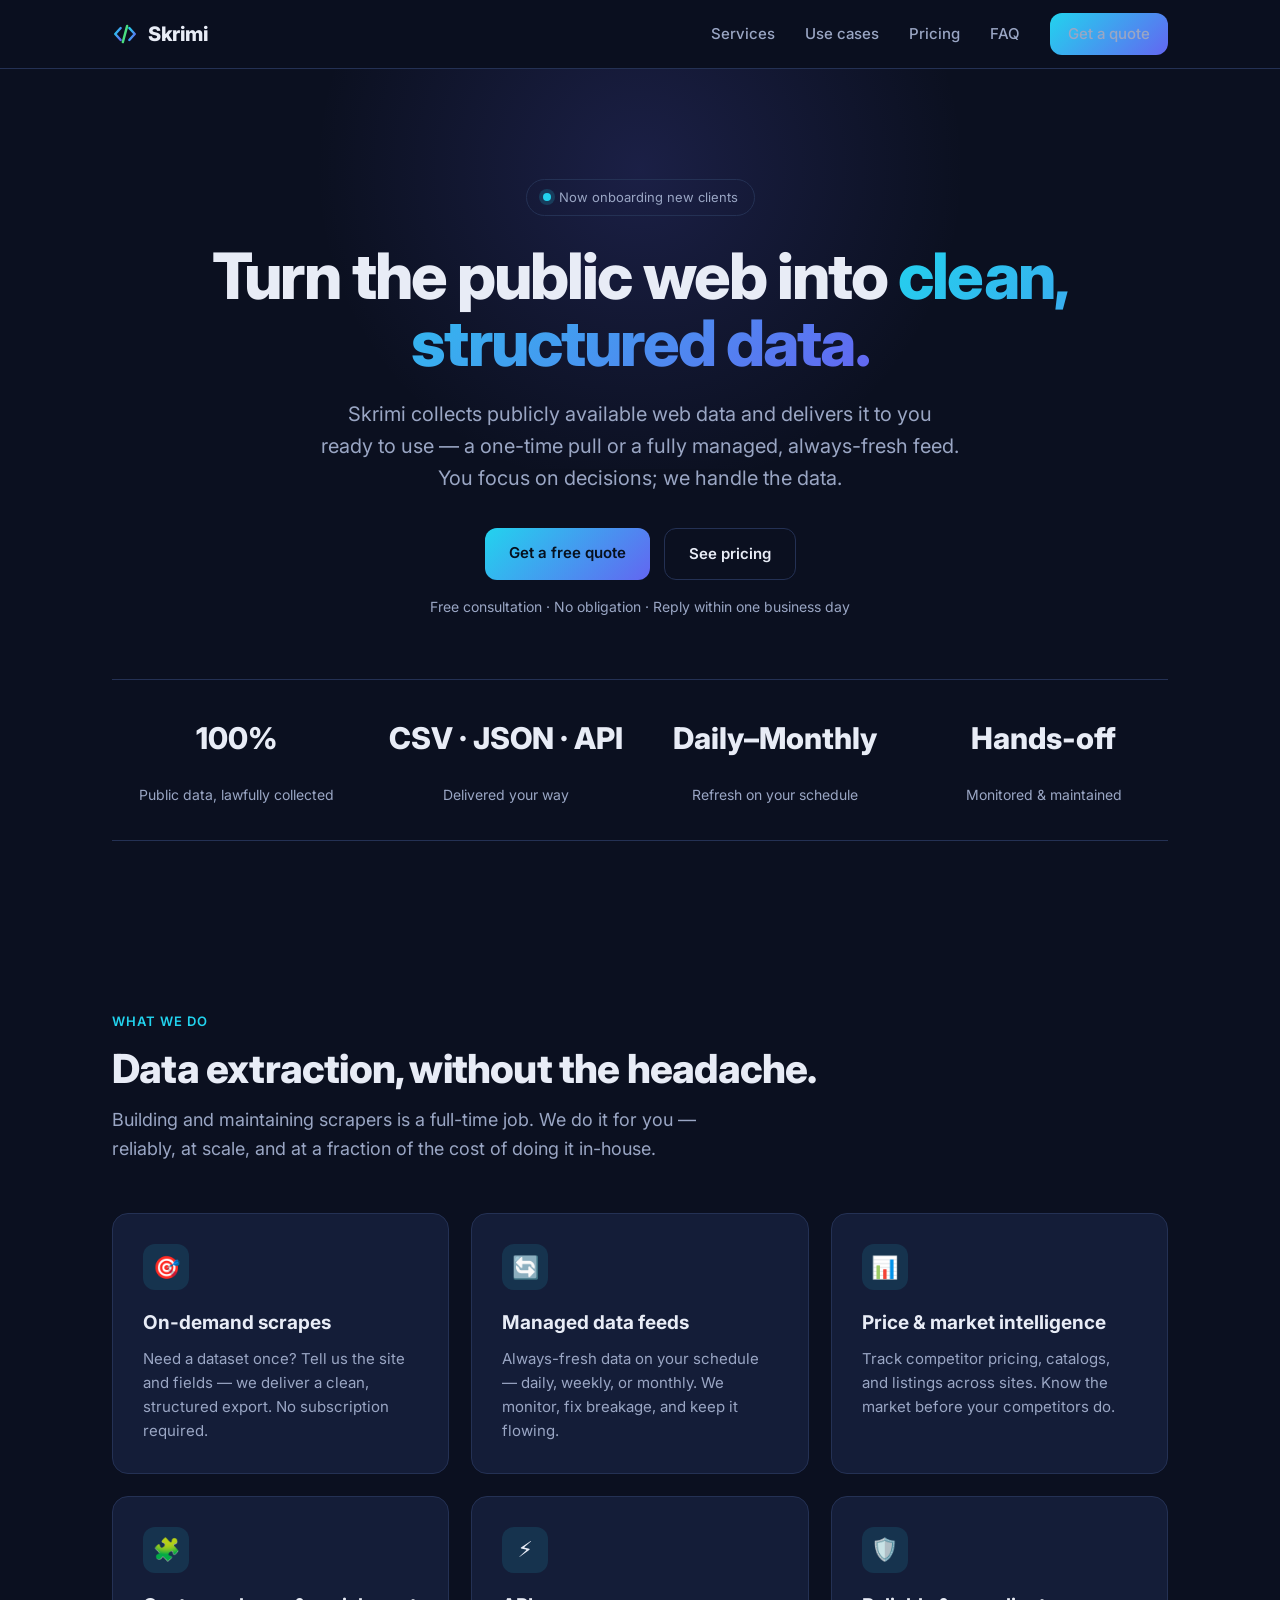
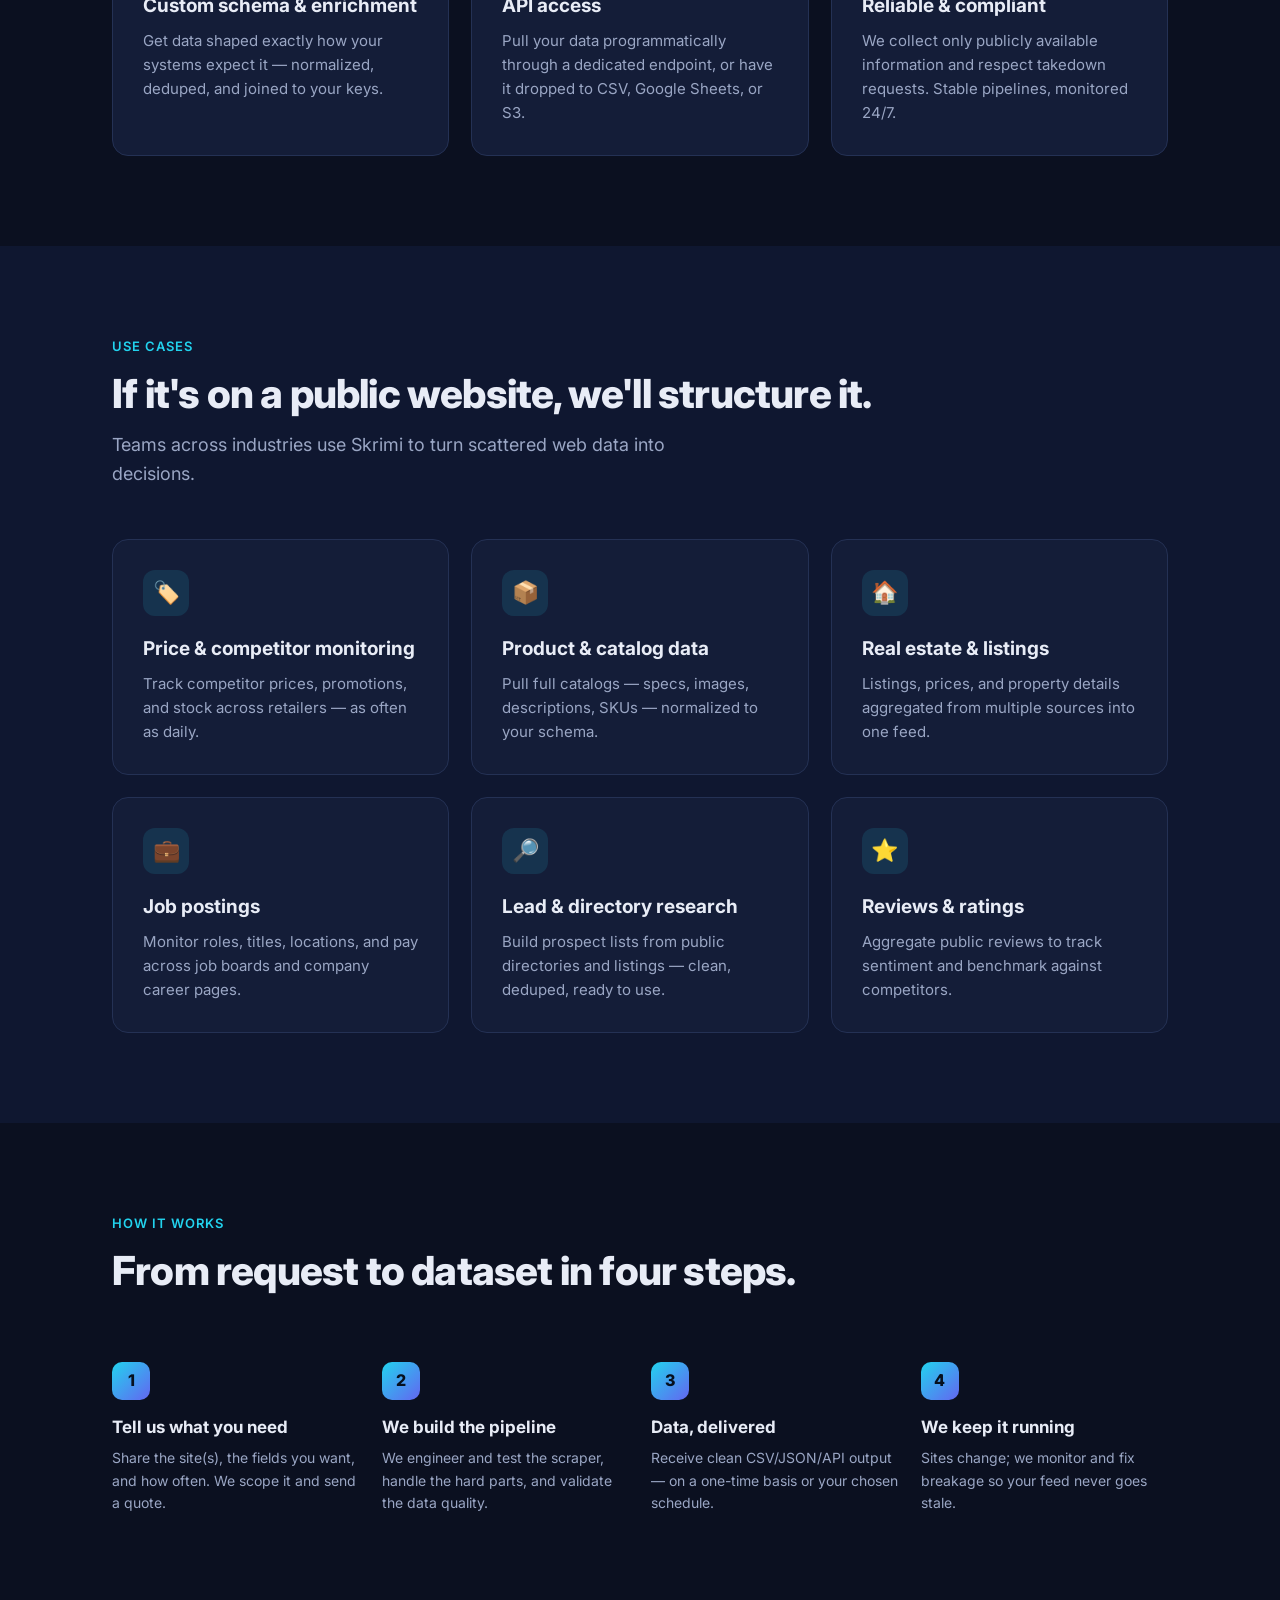
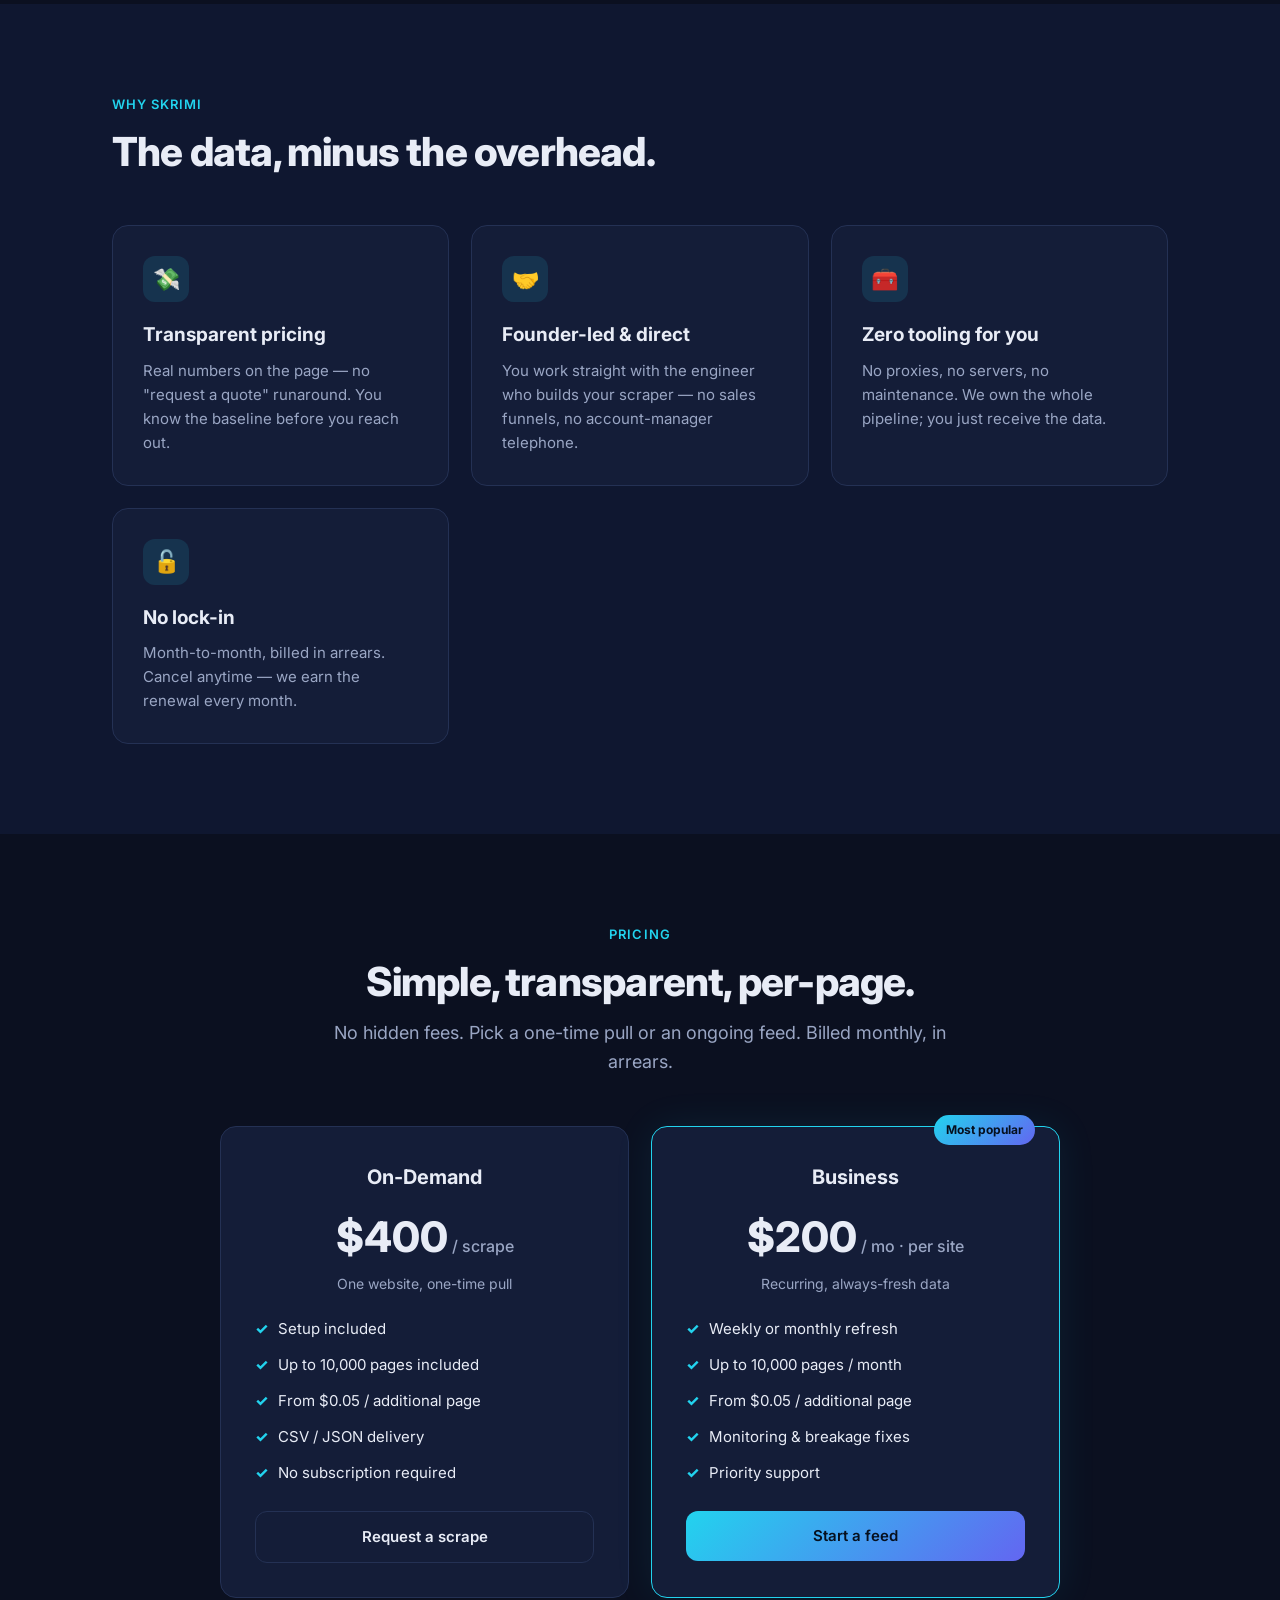
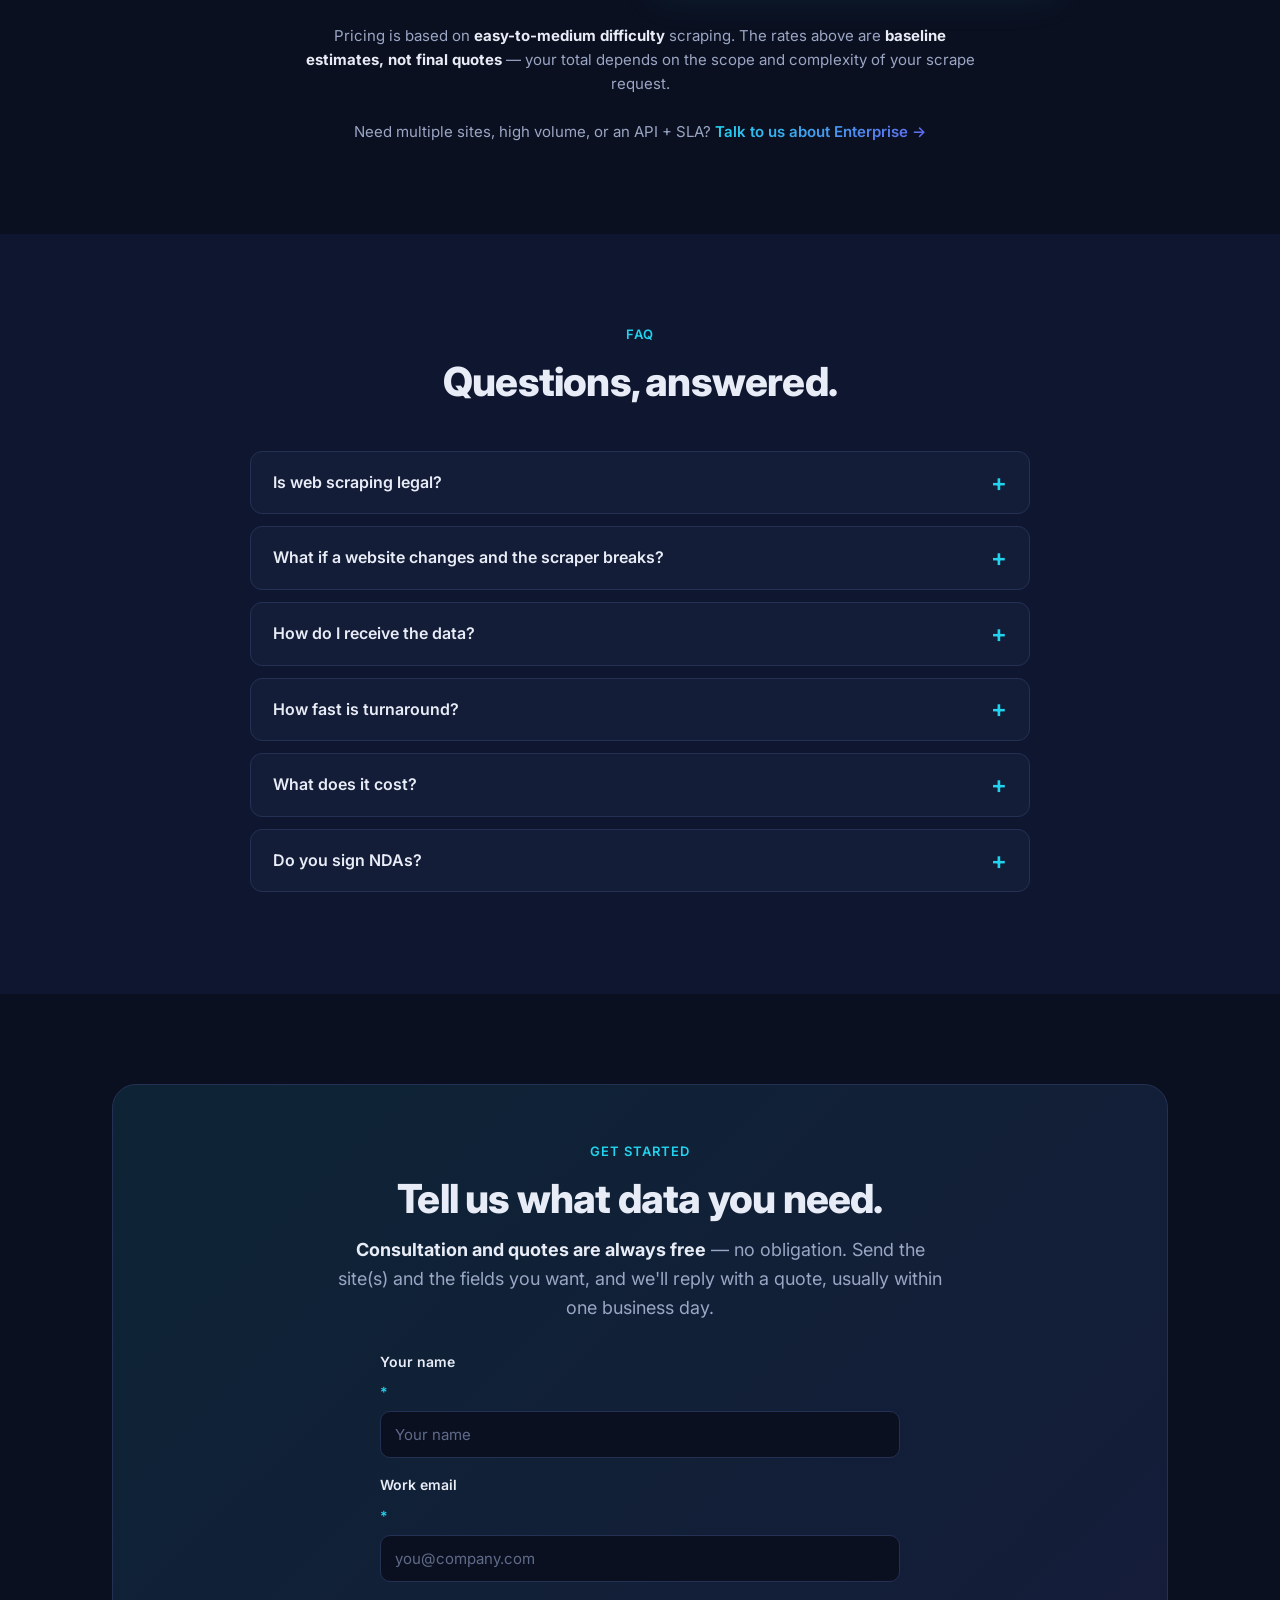
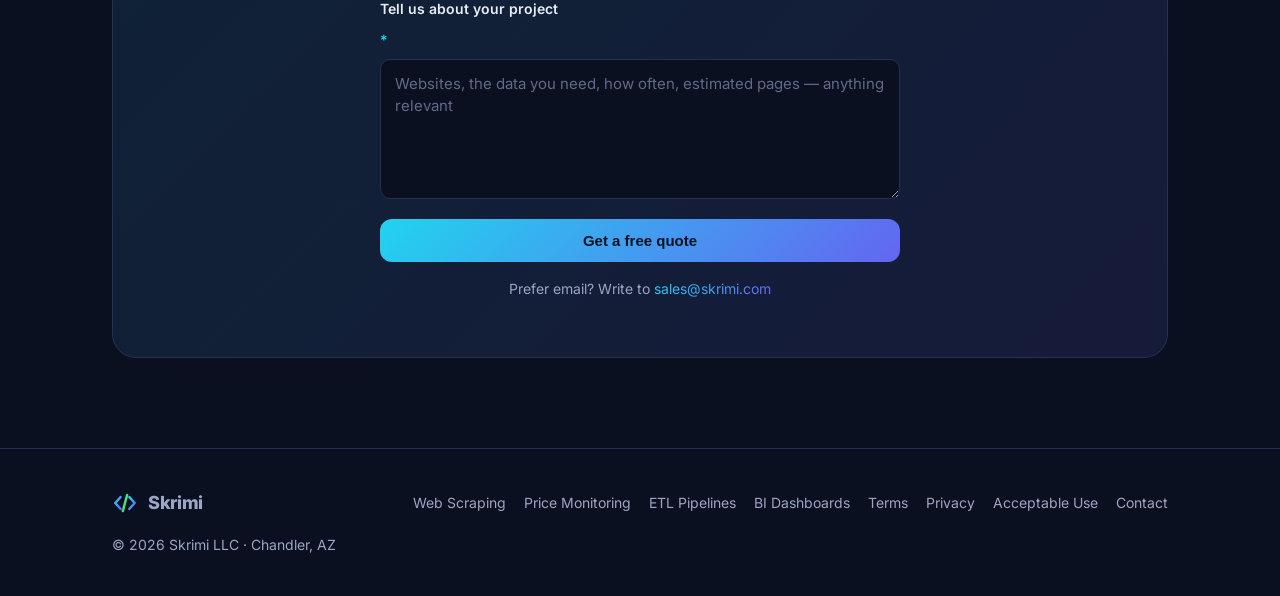
<file: index.html>
<!DOCTYPE html>
<html lang="en">
<head>
<meta charset="UTF-8" />
<meta name="viewport" content="width=device-width, initial-scale=1.0" />
<title>Skrimi — Web Data Extraction, ETL &amp; BI Services</title>
<link rel="icon" type="image/svg+xml" href="favicon.svg" />
<meta name="description" content="Skrimi turns the public web into clean, structured data — web scraping, data extraction, ETL pipelines, BI dashboards, and workflow automation. On-demand or managed feeds." />
<link rel="canonical" href="https://skrimi.com/" />
<meta property="og:type" content="website" />
<meta property="og:site_name" content="Skrimi" />
<meta property="og:title" content="Skrimi — Web Data Extraction, ETL &amp; BI Services" />
<meta property="og:description" content="Turn the public web into clean, structured data — scrapes, managed feeds, ETL, BI dashboards, and automation." />
<meta property="og:url" content="https://skrimi.com/" />
<meta property="og:image" content="https://skrimi.com/og-image.png" />
<meta name="twitter:card" content="summary_large_image" />
<meta name="twitter:title" content="Skrimi — Web Data Extraction, ETL &amp; BI Services" />
<meta name="twitter:description" content="Turn the public web into clean, structured data — scrapes, feeds, ETL, BI, automation." />
<meta name="twitter:image" content="https://skrimi.com/og-image.png" />
<script type="application/ld+json">
{"@context":"https://schema.org","@type":"ProfessionalService","name":"Skrimi","url":"https://skrimi.com","logo":"https://skrimi.com/favicon.svg","image":"https://skrimi.com/og-image.png","description":"Skrimi turns the public web into clean, structured data — on-demand scrapes, managed data feeds, ETL pipelines, BI dashboards, and workflow automation.","email":"sales@skrimi.com","areaServed":"US","address":{"@type":"PostalAddress","addressLocality":"Chandler","addressRegion":"AZ","addressCountry":"US"},"sameAs":["https://www.linkedin.com/company/skrimi"],"knowsAbout":["Web scraping","Data extraction","ETL","Business intelligence","Data analytics","Workflow automation"]}
</script>
<link rel="preconnect" href="https://fonts.googleapis.com" />
<link rel="preconnect" href="https://fonts.gstatic.com" crossorigin />
<link href="https://fonts.googleapis.com/css2?family=Inter:wght@400;500;600;700;800&display=swap" rel="stylesheet" />
<style>
  :root{
    --bg:#0b1020; --bg2:#0f1730; --card:#141d38; --line:#243154;
    --text:#e8ecf6; --muted:#9aa6c4; --accent:#22d3ee; --accent2:#6366f1;
    --radius:16px; --max:1100px;
  }
  *{box-sizing:border-box;margin:0;padding:0}
  html{scroll-behavior:smooth}
  body{font-family:'Inter',system-ui,sans-serif;background:var(--bg);color:var(--text);line-height:1.6;-webkit-font-smoothing:antialiased}
  a{color:inherit;text-decoration:none}
  .wrap{max-width:var(--max);margin:0 auto;padding:0 22px}
  .btn{display:inline-block;padding:13px 24px;border-radius:12px;font-weight:600;font-size:15px;transition:.2s;cursor:pointer;border:none}
  .btn-primary{background:linear-gradient(135deg,var(--accent),var(--accent2));color:#06101e}
  .btn-primary:hover{transform:translateY(-2px);box-shadow:0 10px 30px rgba(34,211,238,.25)}
  .btn-ghost{background:transparent;border:1px solid var(--line);color:var(--text)}
  .btn-ghost:hover{border-color:var(--accent);color:var(--accent)}
  .accent{background:linear-gradient(135deg,var(--accent),var(--accent2));-webkit-background-clip:text;background-clip:text;color:transparent}
  section{padding:90px 0}
  .eyebrow{color:var(--accent);font-weight:600;letter-spacing:.08em;text-transform:uppercase;font-size:13px;margin-bottom:14px}
  h2{font-size:clamp(28px,4vw,40px);font-weight:800;letter-spacing:-.02em;line-height:1.15}
  .sub{color:var(--muted);font-size:18px;max-width:620px;margin-top:14px}

  /* nav */
  header{position:sticky;top:0;z-index:50;background:rgba(11,16,32,.8);backdrop-filter:blur(12px);border-bottom:1px solid var(--line)}
  nav{display:flex;align-items:center;justify-content:space-between;height:68px}
  .logo{display:flex;align-items:center;gap:10px;font-weight:800;font-size:20px;letter-spacing:-.02em}
  .logo .dot{width:26px;height:26px}
  .nav-links{display:flex;gap:30px;align-items:center}
  .nav-links a{color:var(--muted);font-size:15px;font-weight:500}
  .nav-links a:hover{color:var(--text)}
  .menu-btn{display:none}

  /* hero */
  .hero{padding:110px 0 80px;text-align:center;position:relative;overflow:hidden}
  .hero::before{content:"";position:absolute;top:-200px;left:50%;transform:translateX(-50%);width:900px;height:600px;background:radial-gradient(circle,rgba(99,102,241,.18),transparent 60%);z-index:0}
  .hero .wrap{position:relative;z-index:1}
  .hero h1{font-size:clamp(38px,6vw,64px);font-weight:800;letter-spacing:-.03em;line-height:1.05}
  .hero p{color:var(--muted);font-size:20px;max-width:640px;margin:22px auto 0}
  .cta-row{display:flex;gap:14px;justify-content:center;margin-top:34px;flex-wrap:wrap}
  .pill{display:inline-flex;align-items:center;gap:8px;padding:7px 16px;border:1px solid var(--line);border-radius:999px;font-size:13px;color:var(--muted);margin-bottom:26px}
  .pill .ping{width:8px;height:8px;border-radius:50%;background:var(--accent);box-shadow:0 0 0 4px rgba(34,211,238,.18)}

  /* stat strip */
  .stats{display:grid;grid-template-columns:repeat(4,1fr);gap:20px;border-top:1px solid var(--line);border-bottom:1px solid var(--line);padding:34px 0;margin-top:60px}
  .stat h3{font-size:30px;font-weight:800}.stat p{color:var(--muted);font-size:14px}

  /* grid cards */
  .grid{display:grid;grid-template-columns:repeat(3,1fr);gap:22px;margin-top:50px}
  .card{background:var(--card);border:1px solid var(--line);border-radius:var(--radius);padding:30px;transition:.25s}
  .card:hover{border-color:var(--accent);transform:translateY(-4px)}
  .card .ic{width:46px;height:46px;border-radius:12px;background:rgba(34,211,238,.12);display:flex;align-items:center;justify-content:center;font-size:22px;margin-bottom:18px}
  .card h3{font-size:19px;font-weight:700;margin-bottom:8px}
  .card p{color:var(--muted);font-size:15px}

  /* steps */
  .steps{display:grid;grid-template-columns:repeat(4,1fr);gap:22px;margin-top:50px;counter-reset:s}
  .step{position:relative;padding-top:18px}
  .step::before{counter-increment:s;content:counter(s);display:flex;align-items:center;justify-content:center;width:38px;height:38px;border-radius:10px;background:linear-gradient(135deg,var(--accent),var(--accent2));color:#06101e;font-weight:800;margin-bottom:14px}
  .step h3{font-size:17px;font-weight:700;margin-bottom:6px}.step p{color:var(--muted);font-size:14px}

  /* pricing */
  .pricing{display:grid;grid-template-columns:repeat(2,1fr);gap:22px;margin-top:50px;max-width:840px;margin-left:auto;margin-right:auto}
  .price{background:var(--card);border:1px solid var(--line);border-radius:var(--radius);padding:34px;position:relative}
  .price.feature{border-color:var(--accent);box-shadow:0 0 40px rgba(34,211,238,.08)}
  .price .tag{position:absolute;top:-12px;right:24px;background:linear-gradient(135deg,var(--accent),var(--accent2));color:#06101e;font-size:12px;font-weight:700;padding:5px 12px;border-radius:999px}
  .price h3{font-size:20px;font-weight:700}
  .price .amt{font-size:42px;font-weight:800;margin:10px 0 2px}.price .amt span{font-size:16px;color:var(--muted);font-weight:500}
  .price .note{color:var(--muted);font-size:14px;margin-bottom:22px}
  .price ul{list-style:none;display:flex;flex-direction:column;gap:12px;margin-bottom:26px}
  .price li{display:flex;gap:10px;font-size:15px;color:var(--text)}
  .price li::before{content:"✓";color:var(--accent);font-weight:800}
  .price .btn{width:100%;text-align:center}
  .ent{text-align:center;color:var(--muted);margin-top:24px;font-size:15px}

  /* cta band */
  .band{background:linear-gradient(135deg,rgba(34,211,238,.1),rgba(99,102,241,.12));border:1px solid var(--line);border-radius:24px;padding:56px;text-align:center}
  .qform{max-width:520px;margin:28px auto 0;text-align:left;display:flex;flex-direction:column;gap:16px}
  .qform label{font-size:14px;font-weight:600;color:var(--text);display:flex;flex-direction:column;gap:8px}
  .qform label span{color:var(--accent)}
  .qform input,.qform textarea{background:var(--bg);border:1px solid var(--line);border-radius:10px;padding:13px 14px;color:var(--text);font-family:inherit;font-size:15px;font-weight:400;width:100%}
  .qform input::placeholder,.qform textarea::placeholder{color:#5f6b8a}
  .qform input:focus,.qform textarea:focus{outline:none;border-color:var(--accent)}
  .qform textarea{resize:vertical;line-height:1.5}
  .qform button{margin-top:4px;cursor:pointer}

  footer{border-top:1px solid var(--line);padding:40px 0;color:var(--muted);font-size:14px}
  .foot{display:flex;justify-content:space-between;align-items:center;flex-wrap:wrap;gap:16px}
  .foot a{color:var(--muted)}.foot a:hover{color:var(--text)}

  /* faq */
  .faqwrap{max-width:780px;margin:46px auto 0}
  details.faq{background:var(--card);border:1px solid var(--line);border-radius:12px;padding:0 22px;margin-bottom:12px}
  details.faq summary{cursor:pointer;padding:18px 0;font-weight:600;font-size:16px;list-style:none;display:flex;justify-content:space-between;align-items:center;gap:16px}
  details.faq summary::-webkit-details-marker{display:none}
  details.faq summary::after{content:"+";color:var(--accent);font-size:24px;line-height:1}
  details.faq[open] summary::after{content:"\2212"}
  details.faq p{color:var(--muted);font-size:15px;padding:0 0 20px}

  @media(max-width:860px){
    .nav-links{display:none}
    .grid,.steps,.pricing,.stats{grid-template-columns:1fr 1fr}
    section{padding:64px 0}
  }
  @media(max-width:560px){
    .grid,.steps,.pricing,.stats{grid-template-columns:1fr}
    .hero{padding:70px 0 50px}
  }
</style>
</head>
<body>

<svg width="0" height="0" style="position:absolute" aria-hidden="true"><defs><linearGradient id="skg" x1="0" y1="0" x2="1" y2="1"><stop offset="0" stop-color="#22d3ee"/><stop offset="1" stop-color="#6366f1"/></linearGradient></defs></svg>

<header>
  <div class="wrap">
    <nav>
      <div class="logo"><svg class="dot" viewBox="0 0 48 48" aria-hidden="true"><g fill="none" stroke="url(#skg)" stroke-width="4.5" stroke-linecap="round" stroke-linejoin="round"><path d="M16 13 L6 24 L16 35"/><path d="M32 13 L42 24 L32 35"/><path d="M28 9 L20 39" stroke="#4ade80"/></g></svg>Skrimi</div>
      <div class="nav-links">
        <a href="#services">Services</a>
        <a href="#usecases">Use cases</a>
        <a href="#pricing">Pricing</a>
        <a href="#faq">FAQ</a>
        <a href="#contact" class="btn btn-primary" style="padding:9px 18px">Get a quote</a>
      </div>
    </nav>
  </div>
</header>

<!-- HERO -->
<section class="hero">
  <div class="wrap">
    <span class="pill"><span class="ping"></span> Now onboarding new clients</span>
    <h1>Turn the public web into <span class="accent">clean, structured data.</span></h1>
    <p>Skrimi collects publicly available web data and delivers it to you ready to use — a one-time pull or a fully managed, always-fresh feed. You focus on decisions; we handle the data.</p>
    <div class="cta-row">
      <a href="#contact" class="btn btn-primary">Get a free quote</a>
      <a href="#pricing" class="btn btn-ghost">See pricing</a>
    </div>
    <p style="color:var(--muted);font-size:14px;margin-top:16px">Free consultation · No obligation · Reply within one business day</p>

    <div class="stats">
      <div class="stat"><h3>100%</h3><p>Public data, lawfully collected</p></div>
      <div class="stat"><h3>CSV · JSON · API</h3><p>Delivered your way</p></div>
      <div class="stat"><h3>Daily–Monthly</h3><p>Refresh on your schedule</p></div>
      <div class="stat"><h3>Hands-off</h3><p>Monitored & maintained</p></div>
    </div>
  </div>
</section>

<!-- SERVICES -->
<section id="services">
  <div class="wrap">
    <div class="eyebrow">What we do</div>
    <h2>Data extraction, without the headache.</h2>
    <p class="sub">Building and maintaining scrapers is a full-time job. We do it for you — reliably, at scale, and at a fraction of the cost of doing it in-house.</p>
    <div class="grid">
      <div class="card"><div class="ic">🎯</div><h3>On-demand scrapes</h3><p>Need a dataset once? Tell us the site and fields — we deliver a clean, structured export. No subscription required.</p></div>
      <div class="card"><div class="ic">🔄</div><h3>Managed data feeds</h3><p>Always-fresh data on your schedule — daily, weekly, or monthly. We monitor, fix breakage, and keep it flowing.</p></div>
      <div class="card"><div class="ic">📊</div><h3>Price &amp; market intelligence</h3><p>Track competitor pricing, catalogs, and listings across sites. Know the market before your competitors do.</p></div>
      <div class="card"><div class="ic">🧩</div><h3>Custom schema &amp; enrichment</h3><p>Get data shaped exactly how your systems expect it — normalized, deduped, and joined to your keys.</p></div>
      <div class="card"><div class="ic">⚡</div><h3>API access</h3><p>Pull your data programmatically through a dedicated endpoint, or have it dropped to CSV, Google Sheets, or S3.</p></div>
      <div class="card"><div class="ic">🛡️</div><h3>Reliable &amp; compliant</h3><p>We collect only publicly available information and respect takedown requests. Stable pipelines, monitored 24/7.</p></div>
    </div>
  </div>
</section>

<!-- USE CASES -->
<section id="usecases" style="background:var(--bg2)">
  <div class="wrap">
    <div class="eyebrow">Use cases</div>
    <h2>If it's on a public website, we'll structure it.</h2>
    <p class="sub">Teams across industries use Skrimi to turn scattered web data into decisions.</p>
    <div class="grid">
      <div class="card"><div class="ic">🏷️</div><h3>Price &amp; competitor monitoring</h3><p>Track competitor prices, promotions, and stock across retailers — as often as daily.</p></div>
      <div class="card"><div class="ic">📦</div><h3>Product &amp; catalog data</h3><p>Pull full catalogs — specs, images, descriptions, SKUs — normalized to your schema.</p></div>
      <div class="card"><div class="ic">🏠</div><h3>Real estate &amp; listings</h3><p>Listings, prices, and property details aggregated from multiple sources into one feed.</p></div>
      <div class="card"><div class="ic">💼</div><h3>Job postings</h3><p>Monitor roles, titles, locations, and pay across job boards and company career pages.</p></div>
      <div class="card"><div class="ic">🔎</div><h3>Lead &amp; directory research</h3><p>Build prospect lists from public directories and listings — clean, deduped, ready to use.</p></div>
      <div class="card"><div class="ic">⭐</div><h3>Reviews &amp; ratings</h3><p>Aggregate public reviews to track sentiment and benchmark against competitors.</p></div>
    </div>
  </div>
</section>

<!-- HOW IT WORKS -->
<section id="how">
  <div class="wrap">
    <div class="eyebrow">How it works</div>
    <h2>From request to dataset in four steps.</h2>
    <div class="steps">
      <div class="step"><h3>Tell us what you need</h3><p>Share the site(s), the fields you want, and how often. We scope it and send a quote.</p></div>
      <div class="step"><h3>We build the pipeline</h3><p>We engineer and test the scraper, handle the hard parts, and validate the data quality.</p></div>
      <div class="step"><h3>Data, delivered</h3><p>Receive clean CSV/JSON/API output — on a one-time basis or your chosen schedule.</p></div>
      <div class="step"><h3>We keep it running</h3><p>Sites change; we monitor and fix breakage so your feed never goes stale.</p></div>
    </div>
  </div>
</section>

<!-- WHY SKRIMI -->
<section id="why" style="background:var(--bg2)">
  <div class="wrap">
    <div class="eyebrow">Why Skrimi</div>
    <h2>The data, minus the overhead.</h2>
    <div class="grid">
      <div class="card"><div class="ic">💸</div><h3>Transparent pricing</h3><p>Real numbers on the page — no "request a quote" runaround. You know the baseline before you reach out.</p></div>
      <div class="card"><div class="ic">🤝</div><h3>Founder-led &amp; direct</h3><p>You work straight with the engineer who builds your scraper — no sales funnels, no account-manager telephone.</p></div>
      <div class="card"><div class="ic">🧰</div><h3>Zero tooling for you</h3><p>No proxies, no servers, no maintenance. We own the whole pipeline; you just receive the data.</p></div>
      <div class="card"><div class="ic">🔓</div><h3>No lock-in</h3><p>Month-to-month, billed in arrears. Cancel anytime — we earn the renewal every month.</p></div>
    </div>
  </div>
</section>

<!-- PRICING -->
<section id="pricing">
  <div class="wrap" style="text-align:center">
    <div class="eyebrow">Pricing</div>
    <h2>Simple, transparent, per-page.</h2>
    <p class="sub" style="margin-left:auto;margin-right:auto">No hidden fees. Pick a one-time pull or an ongoing feed. Billed monthly, in arrears.</p>
    <div class="pricing">
      <div class="price">
        <h3>On-Demand</h3>
        <div class="amt">$400<span> / scrape</span></div>
        <div class="note">One website, one-time pull</div>
        <ul>
          <li>Setup included</li>
          <li>Up to 10,000 pages included</li>
          <li>From $0.05 / additional page</li>
          <li>CSV / JSON delivery</li>
          <li>No subscription required</li>
        </ul>
        <a href="#contact" class="btn btn-ghost">Request a scrape</a>
      </div>
      <div class="price feature">
        <span class="tag">Most popular</span>
        <h3>Business</h3>
        <div class="amt">$200<span> / mo · per site</span></div>
        <div class="note">Recurring, always-fresh data</div>
        <ul>
          <li>Weekly or monthly refresh</li>
          <li>Up to 10,000 pages / month</li>
          <li>From $0.05 / additional page</li>
          <li>Monitoring &amp; breakage fixes</li>
          <li>Priority support</li>
        </ul>
        <a href="#contact" class="btn btn-primary">Start a feed</a>
      </div>
    </div>
    <p class="sub" style="margin:26px auto 0;max-width:680px;font-size:15px">Pricing is based on <strong style="color:var(--text)">easy-to-medium difficulty</strong> scraping. The rates above are <strong style="color:var(--text)">baseline estimates, not final quotes</strong> — your total depends on the scope and complexity of your scrape request.</p>
    <p class="ent">Need multiple sites, high volume, or an API + SLA? <a href="#contact" class="accent" style="font-weight:600">Talk to us about Enterprise →</a></p>
  </div>
</section>

<!-- FAQ -->
<section id="faq" style="background:var(--bg2)">
  <div class="wrap" style="text-align:center">
    <div class="eyebrow">FAQ</div>
    <h2>Questions, answered.</h2>
    <div class="faqwrap" style="text-align:left">
      <details class="faq"><summary>Is web scraping legal?</summary><p>We collect only publicly available information — data anyone can view without logging in — and we respect takedown requests. We don't access password-protected areas or harvest personal data. You're responsible for ensuring your use of the delivered data complies with applicable laws and the source's terms.</p></details>
      <details class="faq"><summary>What if a website changes and the scraper breaks?</summary><p>On Business (recurring) plans we monitor your feeds and fix breakage as part of the subscription — your data keeps flowing. For one-time scrapes, we deliver a validated dataset at the time of the pull.</p></details>
      <details class="faq"><summary>How do I receive the data?</summary><p>However works for you — CSV, JSON, a Google Sheet, an S3 drop, or a dedicated API endpoint.</p></details>
      <details class="faq"><summary>How fast is turnaround?</summary><p>Most one-time scrapes are delivered within a few business days, depending on complexity. We'll give you a timeline with your free quote.</p></details>
      <details class="faq"><summary>What does it cost?</summary><p>On-Demand starts at $400 per site; Business plans start at $200/mo per site — both include up to 10,000 pages. Listed rates are baseline estimates for easy-to-medium sites; final pricing depends on scope and complexity.</p></details>
      <details class="faq"><summary>Do you sign NDAs?</summary><p>Yes — we're happy to sign a mutual NDA before discussing sensitive projects.</p></details>
    </div>
  </div>
</section>

<!-- CONTACT -->
<section id="contact">
  <div class="wrap">
    <div class="band">
      <div class="eyebrow" style="justify-content:center">Get started</div>
      <h2>Tell us what data you need.</h2>
      <p class="sub" style="margin:14px auto 28px"><strong style="color:var(--text)">Consultation and quotes are always free</strong> — no obligation. Send the site(s) and the fields you want, and we'll reply with a quote, usually within one business day.</p>
      <form class="qform" action="https://api.web3forms.com/submit" method="POST">
        <input type="hidden" name="access_key" value="4437fc62-016a-45c6-8138-843af6f1fb9f" />
        <input type="hidden" name="subject" value="New quote request — Skrimi" />
        <input type="hidden" name="from_name" value="Skrimi website" />
        <input type="checkbox" name="botcheck" style="display:none" tabindex="-1" autocomplete="off" />
        <label>Your name <span>*</span><input type="text" name="name" required placeholder="Your name" /></label>
        <label>Work email <span>*</span><input type="email" name="email" required placeholder="you@company.com" /></label>
        <label>Tell us about your project <span>*</span><textarea name="message" rows="5" required placeholder="Websites, the data you need, how often, estimated pages — anything relevant"></textarea></label>
        <button type="submit" class="btn btn-primary">Get a free quote</button>
      </form>
      <p style="color:var(--muted);margin-top:16px;font-size:14px">Prefer email? Write to <a href="mailto:sales@skrimi.com" class="accent">sales@skrimi.com</a></p>
    </div>
  </div>
</section>

<footer>
  <div class="wrap foot">
    <div class="logo" style="font-size:18px"><svg class="dot" viewBox="0 0 48 48" aria-hidden="true"><g fill="none" stroke="url(#skg)" stroke-width="4.5" stroke-linecap="round" stroke-linejoin="round"><path d="M16 13 L6 24 L16 35"/><path d="M32 13 L42 24 L32 35"/><path d="M28 9 L20 39" stroke="#4ade80"/></g></svg>Skrimi</div>
    <div style="display:flex;gap:18px;flex-wrap:wrap;justify-content:center">
      <a href="web-scraping-service.html">Web Scraping</a>
      <a href="price-monitoring.html">Price Monitoring</a>
      <a href="etl-data-pipelines.html">ETL Pipelines</a>
      <a href="bi-dashboards.html">BI Dashboards</a>
      <a href="terms.html">Terms</a>
      <a href="privacy.html">Privacy</a>
      <a href="acceptable-use.html">Acceptable Use</a>
      <a href="mailto:sales@skrimi.com">Contact</a>
    </div>
    <div>© 2026 Skrimi LLC · Chandler, AZ</div>
  </div>
</footer>

</body>
</html>
</file>
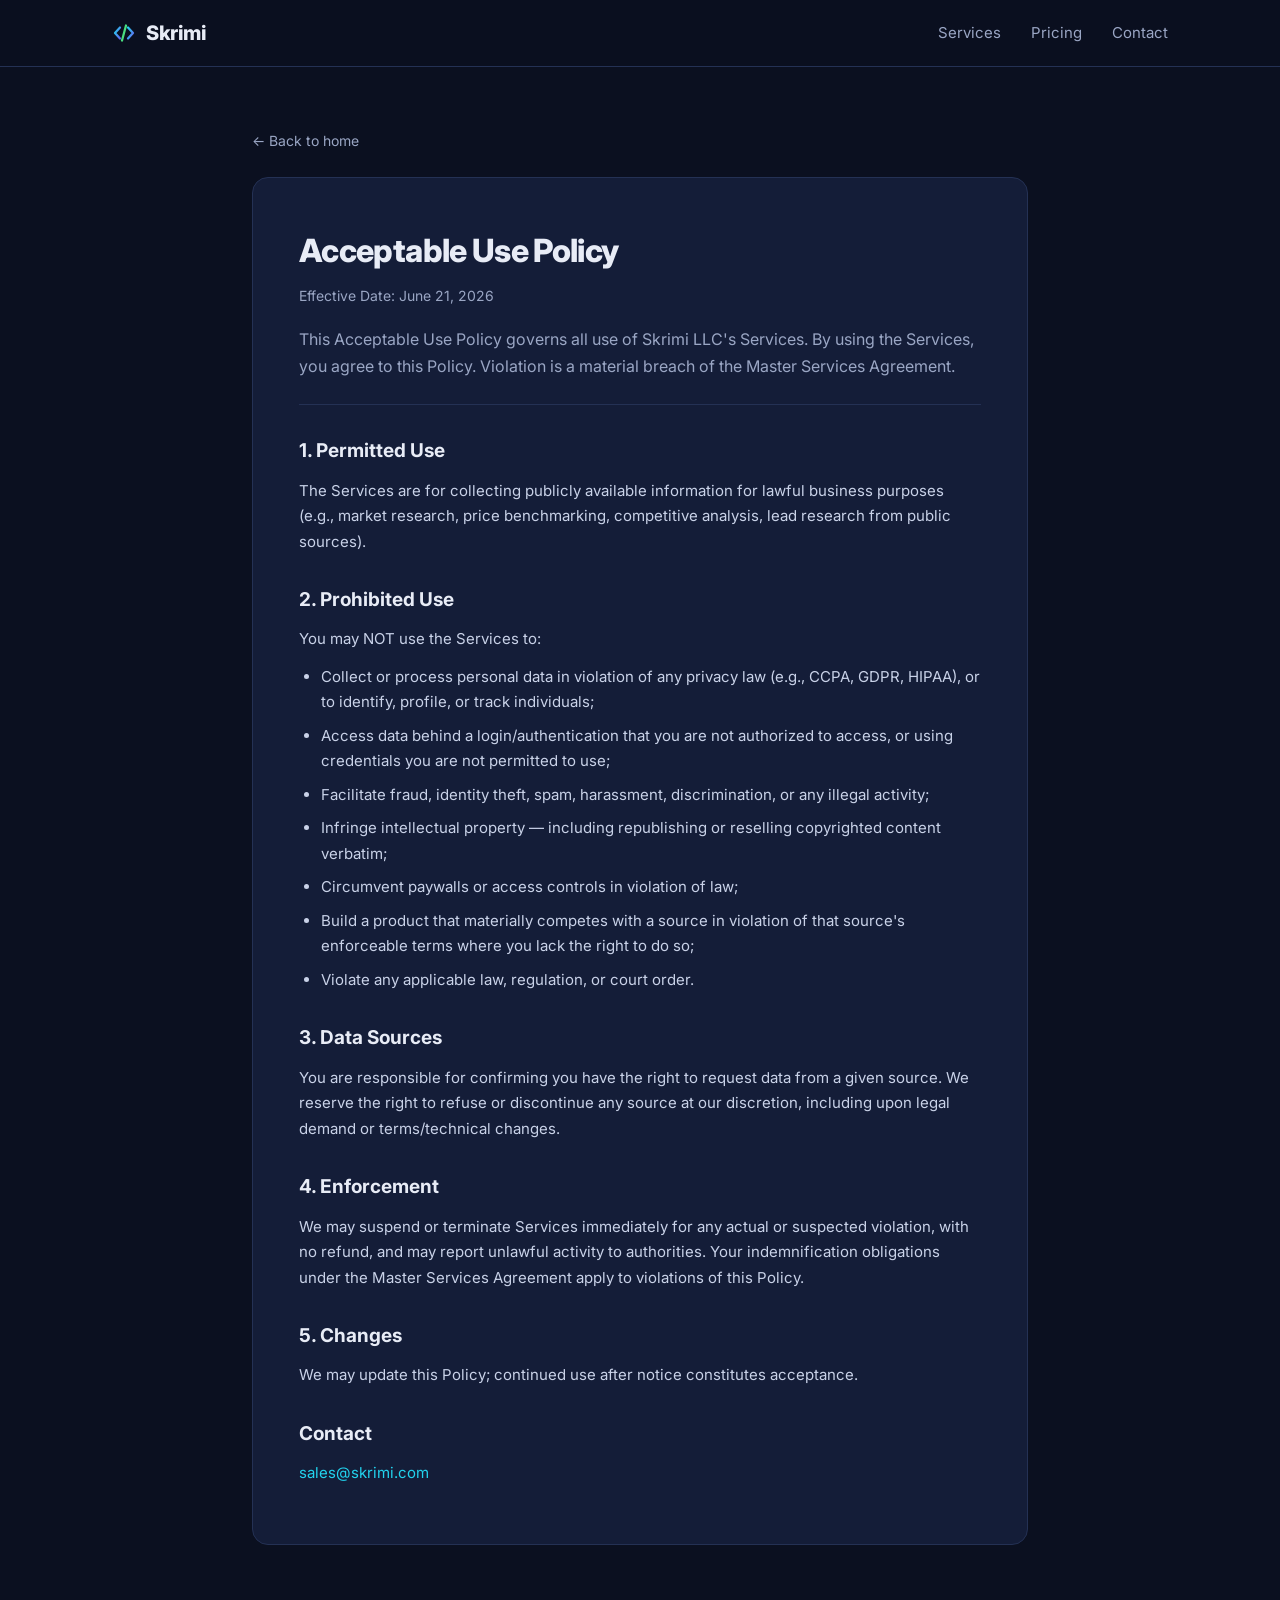
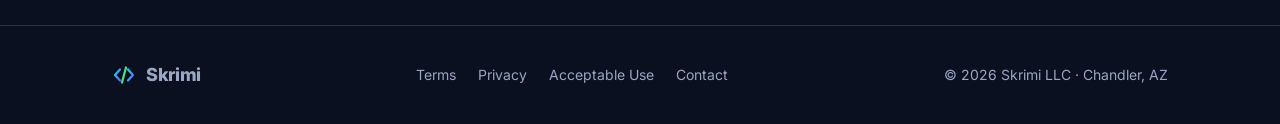
<file: acceptable-use.html>
<!DOCTYPE html>
<html lang="en">
<head>
<meta charset="UTF-8" />
<meta name="viewport" content="width=device-width, initial-scale=1.0" />
<title>Acceptable Use Policy — Skrimi</title>
<meta name="description" content="Skrimi Acceptable Use Policy." />
<link rel="preconnect" href="https://fonts.googleapis.com" />
<link href="https://fonts.googleapis.com/css2?family=Inter:wght@400;500;600;700;800&display=swap" rel="stylesheet" />
<link rel="stylesheet" href="legal.css" />
<link rel="icon" type="image/svg+xml" href="favicon.svg" />
</head>
<body>
<svg width="0" height="0" style="position:absolute" aria-hidden="true"><defs><linearGradient id="skg" x1="0" y1="0" x2="1" y2="1"><stop offset="0" stop-color="#22d3ee"/><stop offset="1" stop-color="#6366f1"/></linearGradient></defs></svg>
<header>
  <nav>
    <a class="logo" href="index.html"><svg class="dot" viewBox="0 0 48 48" aria-hidden="true"><g fill="none" stroke="url(#skg)" stroke-width="4.5" stroke-linecap="round" stroke-linejoin="round"><path d="M16 13 L6 24 L16 35"/><path d="M32 13 L42 24 L32 35"/><path d="M28 9 L20 39" stroke="#4ade80"/></g></svg>Skrimi</a>
    <div class="nav-links">
      <a href="index.html#services">Services</a>
      <a href="index.html#pricing">Pricing</a>
      <a href="index.html#contact">Contact</a>
    </div>
  </nav>
</header>

<main>
  <div class="wrap">
    <a class="back" href="index.html">&larr; Back to home</a>
    <div class="doc">
      <h1>Acceptable Use Policy</h1>
      <div class="meta">Effective Date: June 21, 2026</div>
      <p class="lead">This Acceptable Use Policy governs all use of Skrimi LLC's Services. By using the Services, you agree to this Policy. Violation is a material breach of the Master Services Agreement.</p>

      <h2>1. Permitted Use</h2>
      <p>The Services are for collecting publicly available information for lawful business purposes (e.g., market research, price benchmarking, competitive analysis, lead research from public sources).</p>

      <h2>2. Prohibited Use</h2>
      <p>You may NOT use the Services to:</p>
      <ul>
        <li>Collect or process personal data in violation of any privacy law (e.g., CCPA, GDPR, HIPAA), or to identify, profile, or track individuals;</li>
        <li>Access data behind a login/authentication that you are not authorized to access, or using credentials you are not permitted to use;</li>
        <li>Facilitate fraud, identity theft, spam, harassment, discrimination, or any illegal activity;</li>
        <li>Infringe intellectual property — including republishing or reselling copyrighted content verbatim;</li>
        <li>Circumvent paywalls or access controls in violation of law;</li>
        <li>Build a product that materially competes with a source in violation of that source's enforceable terms where you lack the right to do so;</li>
        <li>Violate any applicable law, regulation, or court order.</li>
      </ul>

      <h2>3. Data Sources</h2>
      <p>You are responsible for confirming you have the right to request data from a given source. We reserve the right to refuse or discontinue any source at our discretion, including upon legal demand or terms/technical changes.</p>

      <h2>4. Enforcement</h2>
      <p>We may suspend or terminate Services immediately for any actual or suspected violation, with no refund, and may report unlawful activity to authorities. Your indemnification obligations under the Master Services Agreement apply to violations of this Policy.</p>

      <h2>5. Changes</h2>
      <p>We may update this Policy; continued use after notice constitutes acceptance.</p>

      <h2>Contact</h2>
      <p><a href="mailto:sales@skrimi.com">sales@skrimi.com</a></p>
    </div>
  </div>
</main>

<footer>
  <div class="foot">
    <a class="logo" href="index.html" style="font-size:18px"><svg class="dot" viewBox="0 0 48 48" aria-hidden="true"><g fill="none" stroke="url(#skg)" stroke-width="4.5" stroke-linecap="round" stroke-linejoin="round"><path d="M16 13 L6 24 L16 35"/><path d="M32 13 L42 24 L32 35"/><path d="M28 9 L20 39" stroke="#4ade80"/></g></svg>Skrimi</a>
    <div style="display:flex;gap:22px;flex-wrap:wrap">
      <a href="terms.html">Terms</a><a href="privacy.html">Privacy</a><a href="acceptable-use.html">Acceptable Use</a><a href="mailto:sales@skrimi.com">Contact</a>
    </div>
    <div>© 2026 Skrimi LLC · Chandler, AZ</div>
  </div>
</footer>
</body>
</html>
</file>
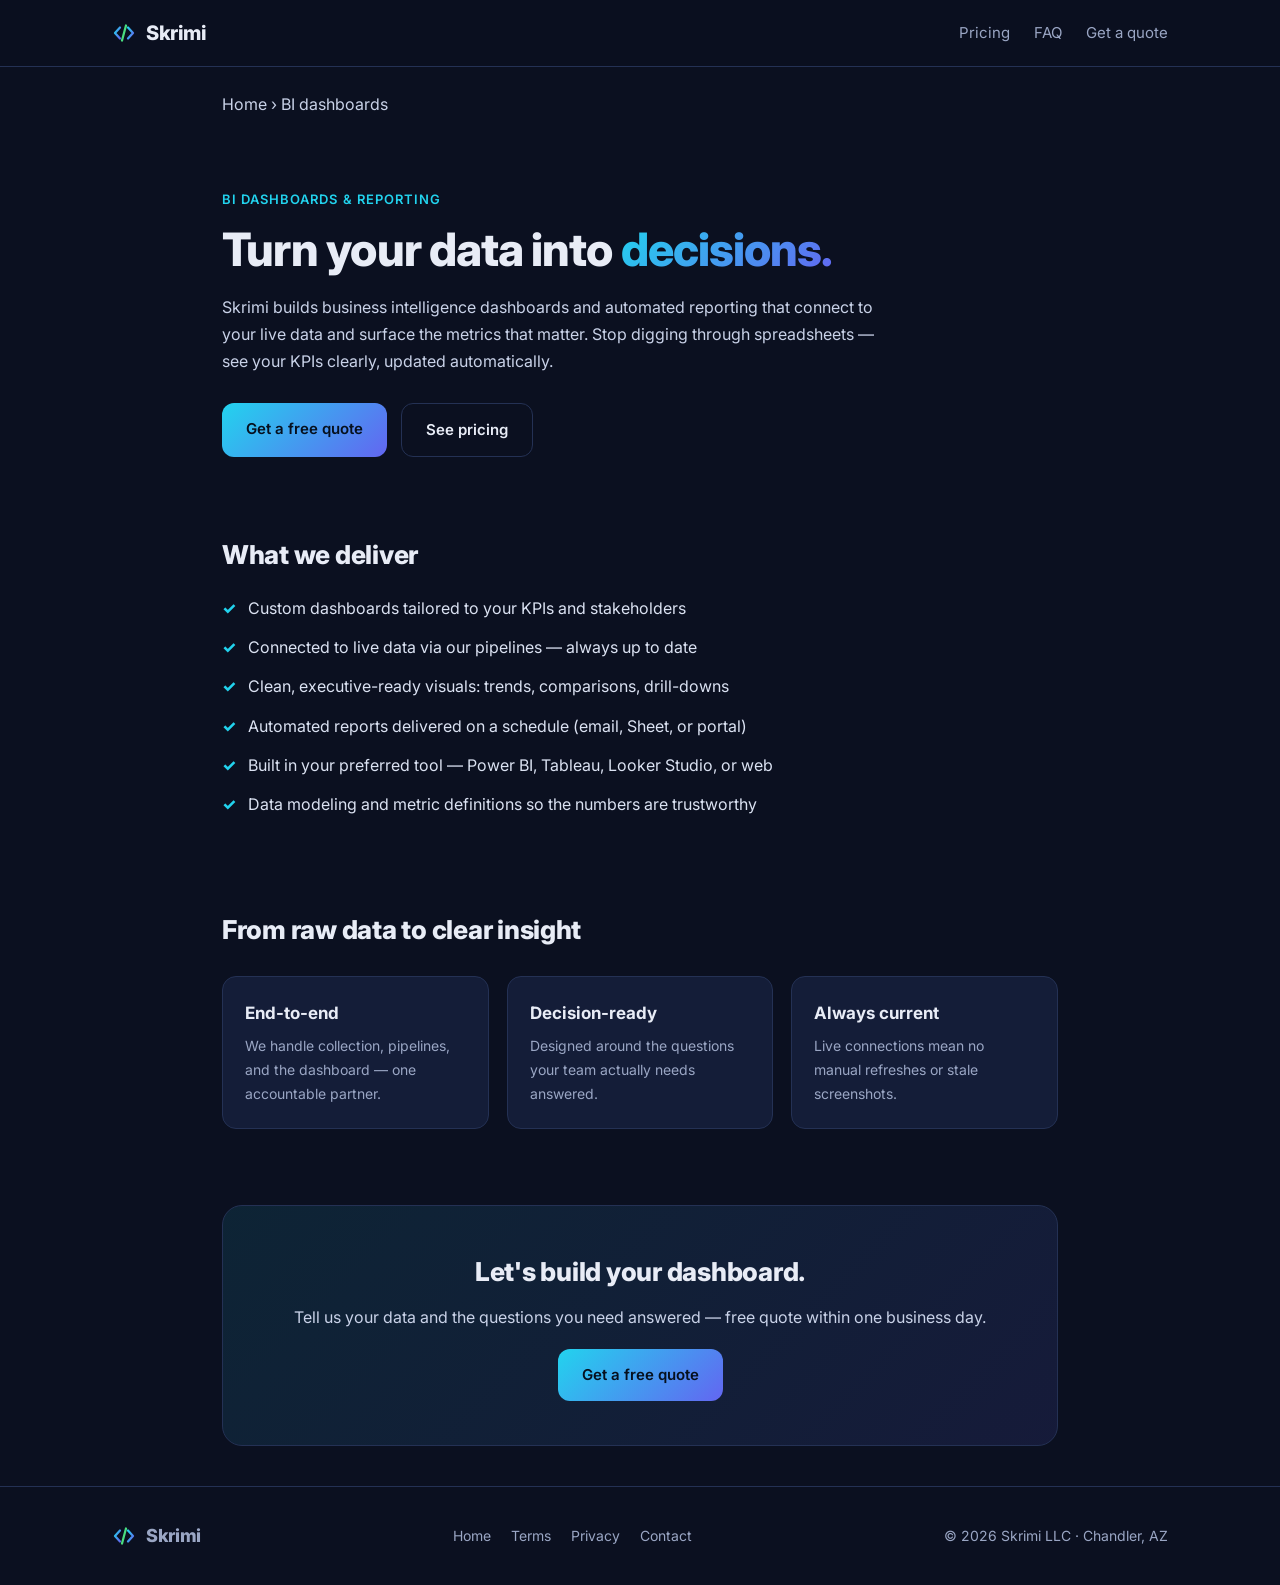
<file: bi-dashboards.html>
<!DOCTYPE html>
<html lang="en">
<head>
<meta charset="UTF-8" />
<meta name="viewport" content="width=device-width, initial-scale=1.0" />
<title>BI Dashboard Development &amp; Business Intelligence | Skrimi</title>
<meta name="description" content="Skrimi builds business intelligence dashboards and reporting that turn your data into clear, decision-ready visuals — connected to live data and tailored to your KPIs." />
<link rel="canonical" href="https://skrimi.com/bi-dashboards" />
<meta property="og:title" content="BI Dashboard Development &amp; Business Intelligence | Skrimi" />
<meta property="og:description" content="Custom BI dashboards and reporting connected to live data and tailored to your KPIs." />
<meta property="og:type" content="website" />
<meta property="og:url" content="https://skrimi.com/bi-dashboards" />
<meta property="og:image" content="https://skrimi.com/og-image.png" />
<link rel="icon" type="image/svg+xml" href="favicon.svg" />
<link rel="preconnect" href="https://fonts.googleapis.com" />
<link href="https://fonts.googleapis.com/css2?family=Inter:wght@400;500;600;700;800&display=swap" rel="stylesheet" />
<link rel="stylesheet" href="service.css" />
<script type="application/ld+json">
{"@context":"https://schema.org","@type":"Service","serviceType":"Business intelligence dashboard development","provider":{"@type":"Organization","name":"Skrimi","url":"https://skrimi.com"},"areaServed":"US","description":"Custom BI dashboard and reporting development connected to live data and tailored to client KPIs."}
</script>
</head>
<body>
<svg width="0" height="0" style="position:absolute" aria-hidden="true"><defs><linearGradient id="skg" x1="0" y1="0" x2="1" y2="1"><stop offset="0" stop-color="#22d3ee"/><stop offset="1" stop-color="#6366f1"/></linearGradient></defs></svg>

<header><nav>
  <a class="logo" href="index.html"><svg class="dot" viewBox="0 0 48 48" aria-hidden="true"><g fill="none" stroke-width="4.5" stroke-linecap="round" stroke-linejoin="round"><path d="M16 13 L6 24 L16 35" stroke="url(#skg)"/><path d="M32 13 L42 24 L32 35" stroke="url(#skg)"/><path d="M28 9 L20 39" stroke="#4ade80"/></g></svg>Skrimi</a>
  <div class="nav-links"><a href="index.html#pricing">Pricing</a><a href="index.html#faq">FAQ</a><a href="index.html#contact">Get a quote</a></div>
</nav></header>

<main class="wrap body">
  <p class="crumb"><a href="index.html">Home</a> › BI dashboards</p>
  <section class="hero">
    <div class="eyebrow">BI dashboards &amp; reporting</div>
    <h1>Turn your data into <span class="acc">decisions.</span></h1>
    <p class="lead">Skrimi builds business intelligence dashboards and automated reporting that connect to your live data and surface the metrics that matter. Stop digging through spreadsheets — see your KPIs clearly, updated automatically.</p>
    <div class="cta-row"><a class="btn btn-primary" href="index.html#contact">Get a free quote</a><a class="btn btn-ghost" href="index.html#pricing">See pricing</a></div>
  </section>

  <section>
    <h2>What we deliver</h2>
    <ul class="checklist">
      <li>Custom dashboards tailored to your KPIs and stakeholders</li>
      <li>Connected to live data via our pipelines — always up to date</li>
      <li>Clean, executive-ready visuals: trends, comparisons, drill-downs</li>
      <li>Automated reports delivered on a schedule (email, Sheet, or portal)</li>
      <li>Built in your preferred tool — Power BI, Tableau, Looker Studio, or web</li>
      <li>Data modeling and metric definitions so the numbers are trustworthy</li>
    </ul>
  </section>

  <section>
    <h2>From raw data to clear insight</h2>
    <div class="grid">
      <div class="card"><h3>End-to-end</h3><p>We handle collection, pipelines, and the dashboard — one accountable partner.</p></div>
      <div class="card"><h3>Decision-ready</h3><p>Designed around the questions your team actually needs answered.</p></div>
      <div class="card"><h3>Always current</h3><p>Live connections mean no manual refreshes or stale screenshots.</p></div>
    </div>
  </section>

  <div class="band">
    <h2>Let's build your dashboard.</h2>
    <p class="muted">Tell us your data and the questions you need answered — free quote within one business day.</p>
    <div style="margin-top:18px"><a class="btn btn-primary" href="index.html#contact">Get a free quote</a></div>
  </div>
</main>

<footer><div class="foot">
  <a class="logo" href="index.html" style="font-size:18px"><svg class="dot" viewBox="0 0 48 48" aria-hidden="true"><g fill="none" stroke-width="4.5" stroke-linecap="round" stroke-linejoin="round"><path d="M16 13 L6 24 L16 35" stroke="url(#skg)"/><path d="M32 13 L42 24 L32 35" stroke="url(#skg)"/><path d="M28 9 L20 39" stroke="#4ade80"/></g></svg>Skrimi</a>
  <div style="display:flex;gap:20px;flex-wrap:wrap"><a href="index.html">Home</a><a href="terms.html">Terms</a><a href="privacy.html">Privacy</a><a href="mailto:sales@skrimi.com">Contact</a></div>
  <div>© 2026 Skrimi LLC · Chandler, AZ</div>
</div></footer>
</body>
</html>
</file>
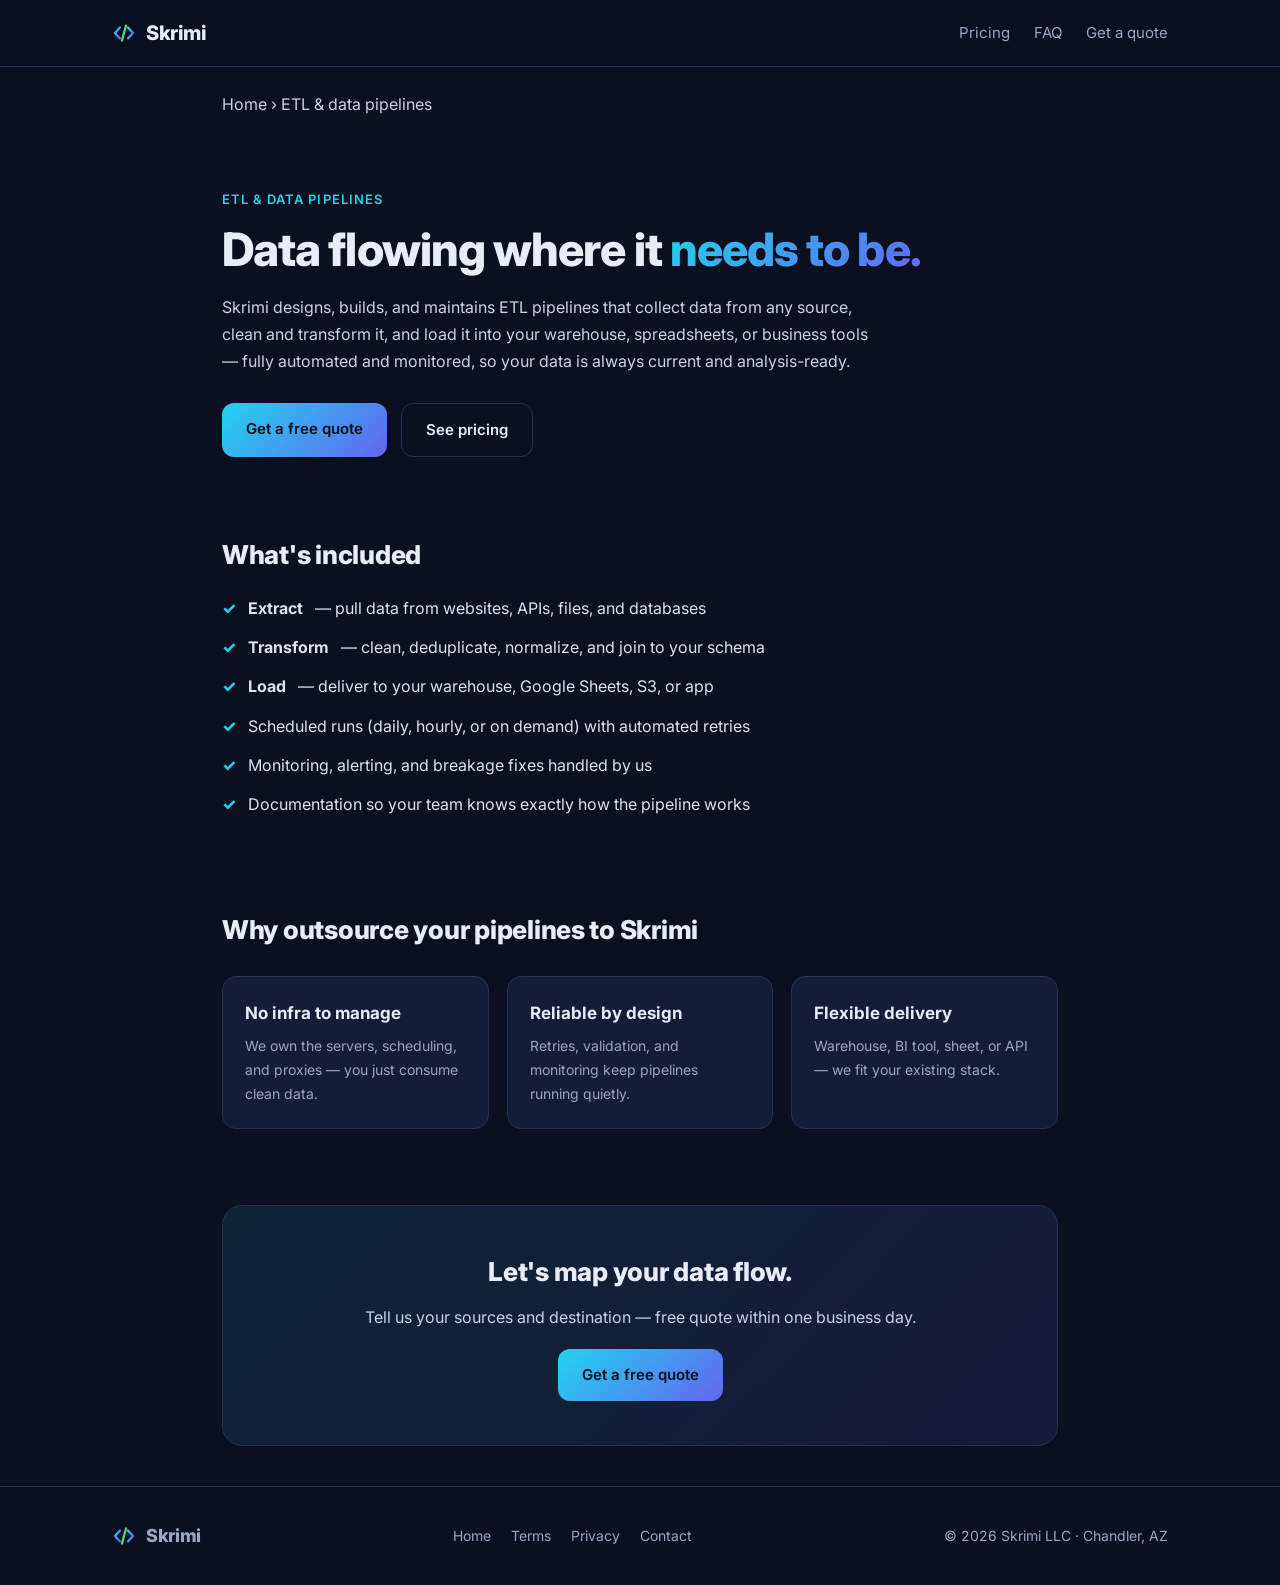
<file: etl-data-pipelines.html>
<!DOCTYPE html>
<html lang="en">
<head>
<meta charset="UTF-8" />
<meta name="viewport" content="width=device-width, initial-scale=1.0" />
<title>ETL &amp; Data Pipeline Services | Skrimi</title>
<meta name="description" content="Skrimi builds and maintains ETL pipelines that collect, clean, transform, and load data into your warehouse, sheets, or tools — automated, monitored, and reliable." />
<link rel="canonical" href="https://skrimi.com/etl-data-pipelines" />
<meta property="og:title" content="ETL &amp; Data Pipeline Services | Skrimi" />
<meta property="og:description" content="Automated ETL pipelines — collect, clean, transform, and load data into your warehouse or tools." />
<meta property="og:type" content="website" />
<meta property="og:url" content="https://skrimi.com/etl-data-pipelines" />
<meta property="og:image" content="https://skrimi.com/og-image.png" />
<link rel="icon" type="image/svg+xml" href="favicon.svg" />
<link rel="preconnect" href="https://fonts.googleapis.com" />
<link href="https://fonts.googleapis.com/css2?family=Inter:wght@400;500;600;700;800&display=swap" rel="stylesheet" />
<link rel="stylesheet" href="service.css" />
<script type="application/ld+json">
{"@context":"https://schema.org","@type":"Service","serviceType":"ETL and data pipeline development","provider":{"@type":"Organization","name":"Skrimi","url":"https://skrimi.com"},"areaServed":"US","description":"ETL pipeline development — collect, clean, transform, and load data into warehouses, sheets, or tools, automated and monitored."}
</script>
</head>
<body>
<svg width="0" height="0" style="position:absolute" aria-hidden="true"><defs><linearGradient id="skg" x1="0" y1="0" x2="1" y2="1"><stop offset="0" stop-color="#22d3ee"/><stop offset="1" stop-color="#6366f1"/></linearGradient></defs></svg>

<header><nav>
  <a class="logo" href="index.html"><svg class="dot" viewBox="0 0 48 48" aria-hidden="true"><g fill="none" stroke-width="4.5" stroke-linecap="round" stroke-linejoin="round"><path d="M16 13 L6 24 L16 35" stroke="url(#skg)"/><path d="M32 13 L42 24 L32 35" stroke="url(#skg)"/><path d="M28 9 L20 39" stroke="#4ade80"/></g></svg>Skrimi</a>
  <div class="nav-links"><a href="index.html#pricing">Pricing</a><a href="index.html#faq">FAQ</a><a href="index.html#contact">Get a quote</a></div>
</nav></header>

<main class="wrap body">
  <p class="crumb"><a href="index.html">Home</a> › ETL &amp; data pipelines</p>
  <section class="hero">
    <div class="eyebrow">ETL &amp; data pipelines</div>
    <h1>Data flowing where it <span class="acc">needs to be.</span></h1>
    <p class="lead">Skrimi designs, builds, and maintains ETL pipelines that collect data from any source, clean and transform it, and load it into your warehouse, spreadsheets, or business tools — fully automated and monitored, so your data is always current and analysis-ready.</p>
    <div class="cta-row"><a class="btn btn-primary" href="index.html#contact">Get a free quote</a><a class="btn btn-ghost" href="index.html#pricing">See pricing</a></div>
  </section>

  <section>
    <h2>What's included</h2>
    <ul class="checklist">
      <li><strong>Extract</strong> — pull data from websites, APIs, files, and databases</li>
      <li><strong>Transform</strong> — clean, deduplicate, normalize, and join to your schema</li>
      <li><strong>Load</strong> — deliver to your warehouse, Google Sheets, S3, or app</li>
      <li>Scheduled runs (daily, hourly, or on demand) with automated retries</li>
      <li>Monitoring, alerting, and breakage fixes handled by us</li>
      <li>Documentation so your team knows exactly how the pipeline works</li>
    </ul>
  </section>

  <section>
    <h2>Why outsource your pipelines to Skrimi</h2>
    <div class="grid">
      <div class="card"><h3>No infra to manage</h3><p>We own the servers, scheduling, and proxies — you just consume clean data.</p></div>
      <div class="card"><h3>Reliable by design</h3><p>Retries, validation, and monitoring keep pipelines running quietly.</p></div>
      <div class="card"><h3>Flexible delivery</h3><p>Warehouse, BI tool, sheet, or API — we fit your existing stack.</p></div>
    </div>
  </section>

  <div class="band">
    <h2>Let's map your data flow.</h2>
    <p class="muted">Tell us your sources and destination — free quote within one business day.</p>
    <div style="margin-top:18px"><a class="btn btn-primary" href="index.html#contact">Get a free quote</a></div>
  </div>
</main>

<footer><div class="foot">
  <a class="logo" href="index.html" style="font-size:18px"><svg class="dot" viewBox="0 0 48 48" aria-hidden="true"><g fill="none" stroke-width="4.5" stroke-linecap="round" stroke-linejoin="round"><path d="M16 13 L6 24 L16 35" stroke="url(#skg)"/><path d="M32 13 L42 24 L32 35" stroke="url(#skg)"/><path d="M28 9 L20 39" stroke="#4ade80"/></g></svg>Skrimi</a>
  <div style="display:flex;gap:20px;flex-wrap:wrap"><a href="index.html">Home</a><a href="terms.html">Terms</a><a href="privacy.html">Privacy</a><a href="mailto:sales@skrimi.com">Contact</a></div>
  <div>© 2026 Skrimi LLC · Chandler, AZ</div>
</div></footer>
</body>
</html>
</file>
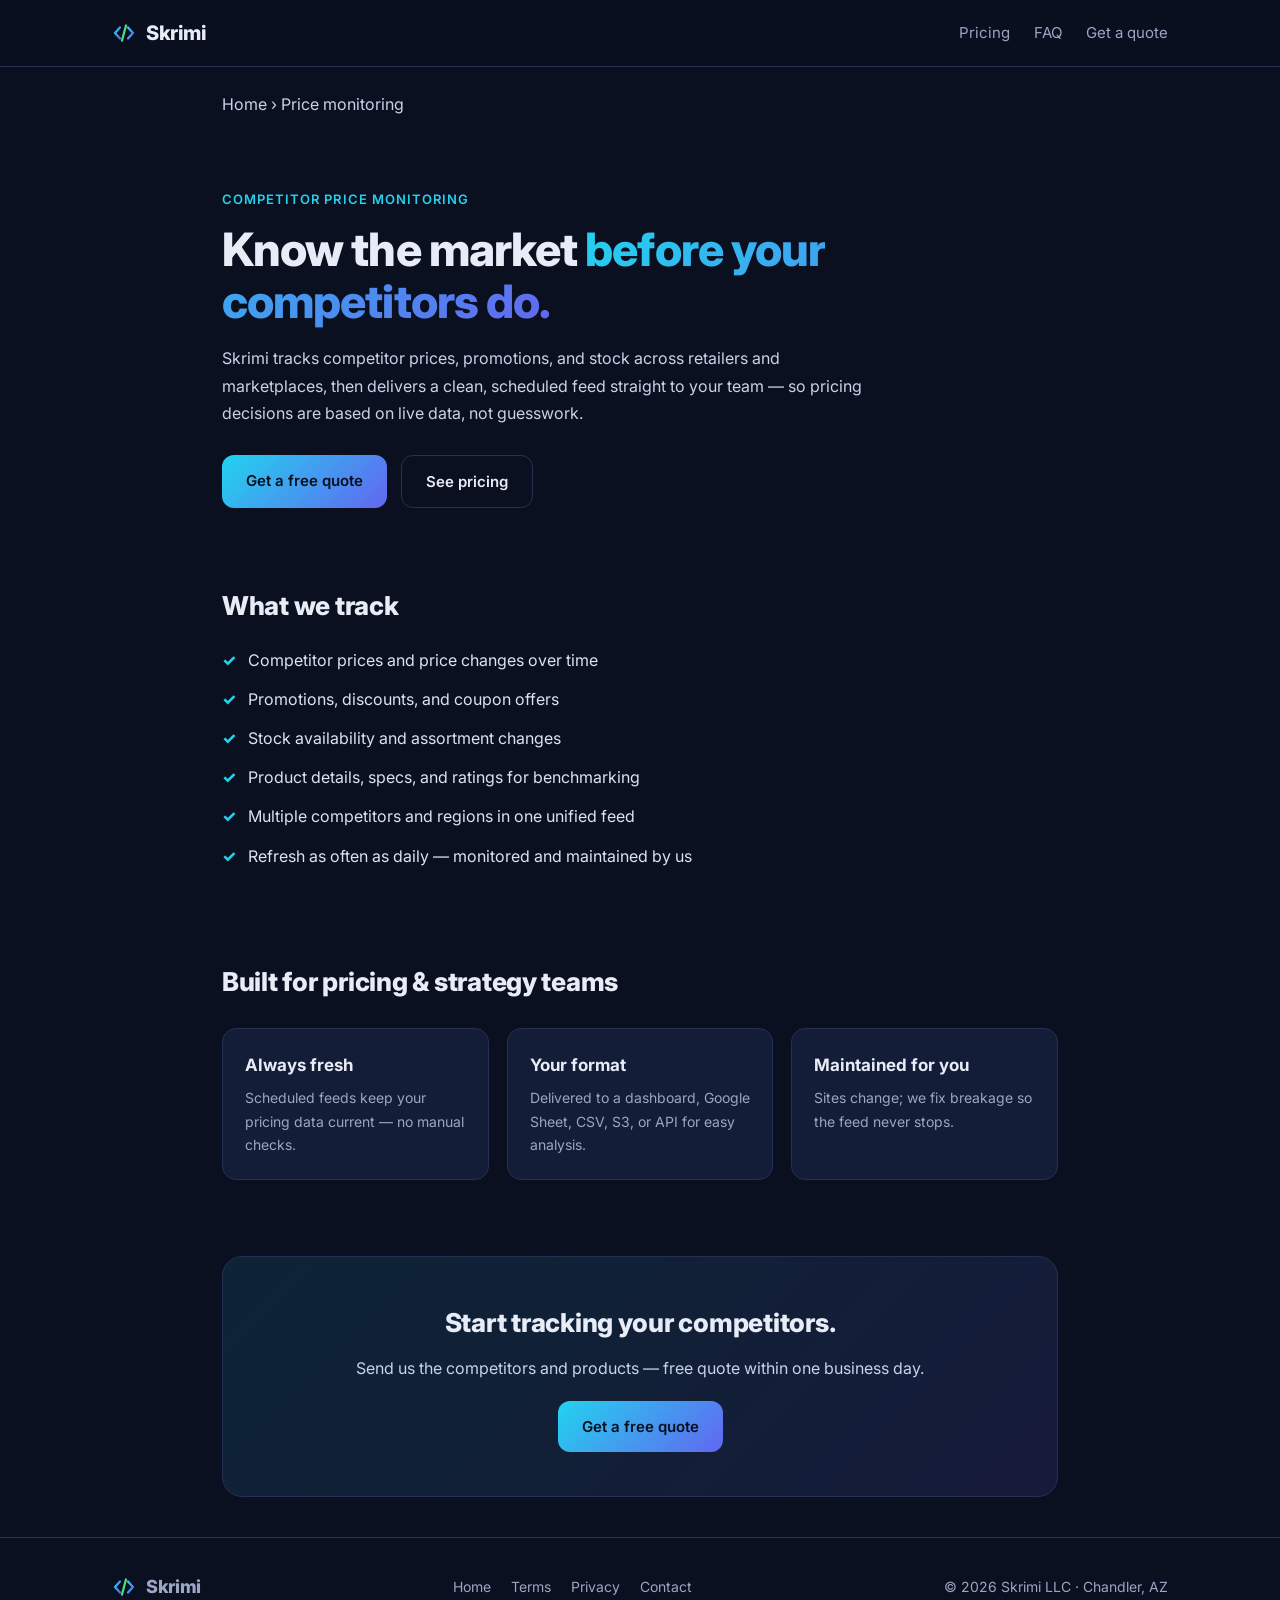
<file: price-monitoring.html>
<!DOCTYPE html>
<html lang="en">
<head>
<meta charset="UTF-8" />
<meta name="viewport" content="width=device-width, initial-scale=1.0" />
<title>Competitor Price Monitoring &amp; Pricing Intelligence | Skrimi</title>
<meta name="description" content="Track competitor prices automatically. Skrimi monitors pricing, promotions, and stock across retailers and marketplaces and delivers a clean, scheduled feed — daily, weekly, or monthly." />
<link rel="canonical" href="https://skrimi.com/price-monitoring" />
<meta property="og:title" content="Competitor Price Monitoring &amp; Pricing Intelligence | Skrimi" />
<meta property="og:description" content="Automated competitor price tracking across retailers and marketplaces, delivered on your schedule." />
<meta property="og:type" content="website" />
<meta property="og:url" content="https://skrimi.com/price-monitoring" />
<meta property="og:image" content="https://skrimi.com/og-image.png" />
<link rel="icon" type="image/svg+xml" href="favicon.svg" />
<link rel="preconnect" href="https://fonts.googleapis.com" />
<link href="https://fonts.googleapis.com/css2?family=Inter:wght@400;500;600;700;800&display=swap" rel="stylesheet" />
<link rel="stylesheet" href="service.css" />
<script type="application/ld+json">
{"@context":"https://schema.org","@type":"Service","serviceType":"Competitor price monitoring","provider":{"@type":"Organization","name":"Skrimi","url":"https://skrimi.com"},"areaServed":"US","description":"Automated competitor price and promotion monitoring across retailers and marketplaces, delivered as a scheduled data feed."}
</script>
</head>
<body>
<svg width="0" height="0" style="position:absolute" aria-hidden="true"><defs><linearGradient id="skg" x1="0" y1="0" x2="1" y2="1"><stop offset="0" stop-color="#22d3ee"/><stop offset="1" stop-color="#6366f1"/></linearGradient></defs></svg>

<header><nav>
  <a class="logo" href="index.html"><svg class="dot" viewBox="0 0 48 48" aria-hidden="true"><g fill="none" stroke-width="4.5" stroke-linecap="round" stroke-linejoin="round"><path d="M16 13 L6 24 L16 35" stroke="url(#skg)"/><path d="M32 13 L42 24 L32 35" stroke="url(#skg)"/><path d="M28 9 L20 39" stroke="#4ade80"/></g></svg>Skrimi</a>
  <div class="nav-links"><a href="index.html#pricing">Pricing</a><a href="index.html#faq">FAQ</a><a href="index.html#contact">Get a quote</a></div>
</nav></header>

<main class="wrap body">
  <p class="crumb"><a href="index.html">Home</a> › Price monitoring</p>
  <section class="hero">
    <div class="eyebrow">Competitor price monitoring</div>
    <h1>Know the market <span class="acc">before your competitors do.</span></h1>
    <p class="lead">Skrimi tracks competitor prices, promotions, and stock across retailers and marketplaces, then delivers a clean, scheduled feed straight to your team — so pricing decisions are based on live data, not guesswork.</p>
    <div class="cta-row"><a class="btn btn-primary" href="index.html#contact">Get a free quote</a><a class="btn btn-ghost" href="index.html#pricing">See pricing</a></div>
  </section>

  <section>
    <h2>What we track</h2>
    <ul class="checklist">
      <li>Competitor prices and price changes over time</li>
      <li>Promotions, discounts, and coupon offers</li>
      <li>Stock availability and assortment changes</li>
      <li>Product details, specs, and ratings for benchmarking</li>
      <li>Multiple competitors and regions in one unified feed</li>
      <li>Refresh as often as daily — monitored and maintained by us</li>
    </ul>
  </section>

  <section>
    <h2>Built for pricing &amp; strategy teams</h2>
    <div class="grid">
      <div class="card"><h3>Always fresh</h3><p>Scheduled feeds keep your pricing data current — no manual checks.</p></div>
      <div class="card"><h3>Your format</h3><p>Delivered to a dashboard, Google Sheet, CSV, S3, or API for easy analysis.</p></div>
      <div class="card"><h3>Maintained for you</h3><p>Sites change; we fix breakage so the feed never stops.</p></div>
    </div>
  </section>

  <div class="band">
    <h2>Start tracking your competitors.</h2>
    <p class="muted">Send us the competitors and products — free quote within one business day.</p>
    <div style="margin-top:18px"><a class="btn btn-primary" href="index.html#contact">Get a free quote</a></div>
  </div>
</main>

<footer><div class="foot">
  <a class="logo" href="index.html" style="font-size:18px"><svg class="dot" viewBox="0 0 48 48" aria-hidden="true"><g fill="none" stroke-width="4.5" stroke-linecap="round" stroke-linejoin="round"><path d="M16 13 L6 24 L16 35" stroke="url(#skg)"/><path d="M32 13 L42 24 L32 35" stroke="url(#skg)"/><path d="M28 9 L20 39" stroke="#4ade80"/></g></svg>Skrimi</a>
  <div style="display:flex;gap:20px;flex-wrap:wrap"><a href="index.html">Home</a><a href="terms.html">Terms</a><a href="privacy.html">Privacy</a><a href="mailto:sales@skrimi.com">Contact</a></div>
  <div>© 2026 Skrimi LLC · Chandler, AZ</div>
</div></footer>
</body>
</html>
</file>
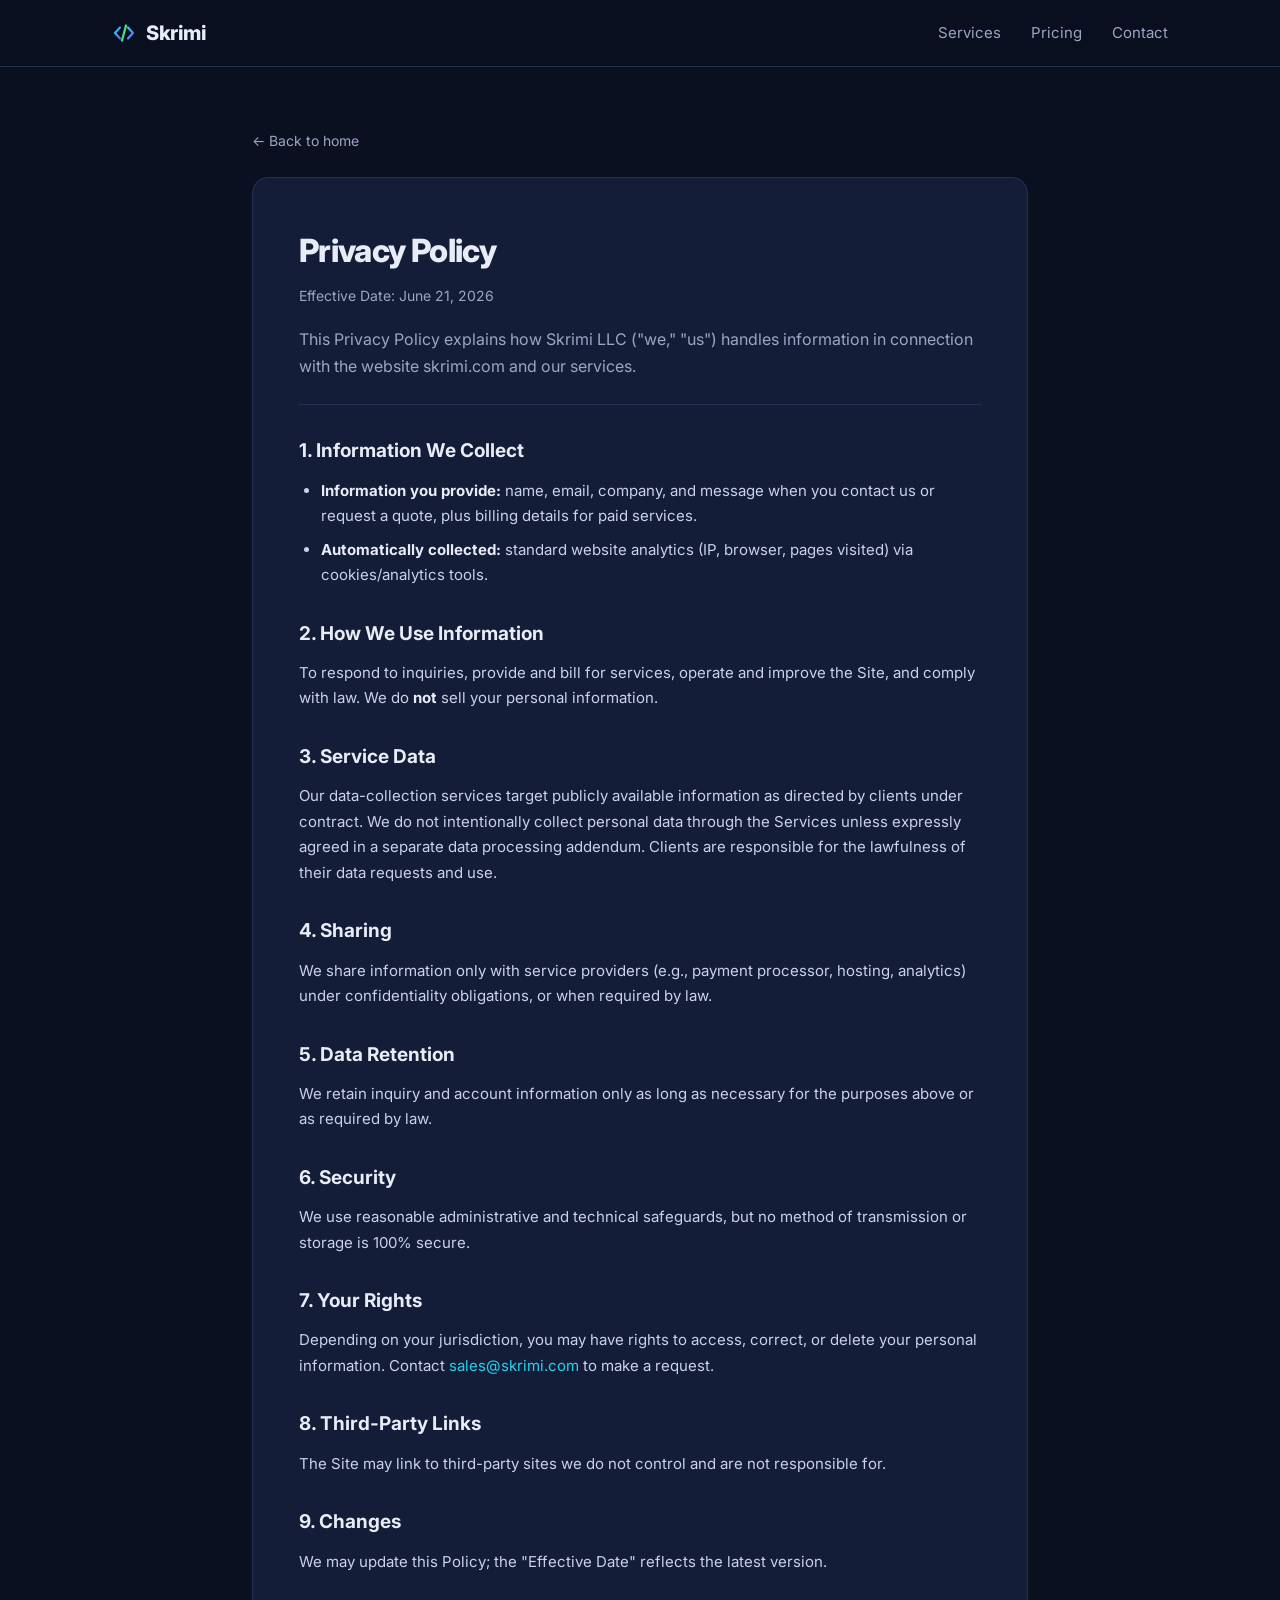
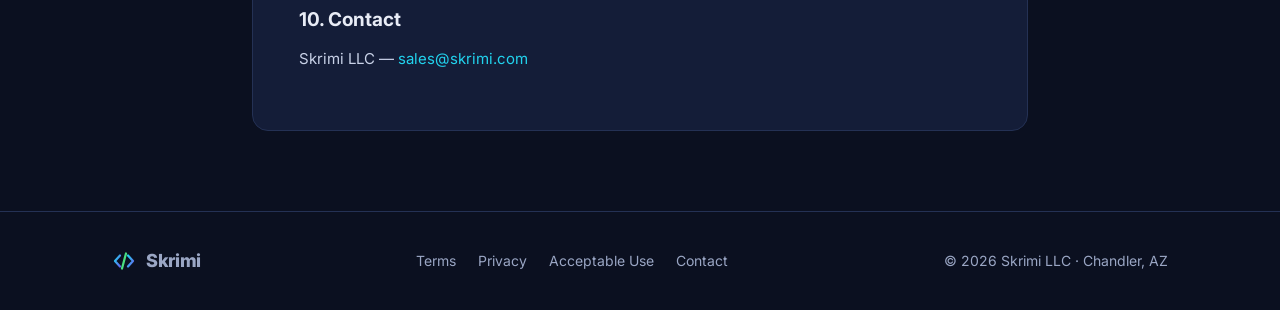
<file: privacy.html>
<!DOCTYPE html>
<html lang="en">
<head>
<meta charset="UTF-8" />
<meta name="viewport" content="width=device-width, initial-scale=1.0" />
<title>Privacy Policy — Skrimi</title>
<meta name="description" content="Skrimi Privacy Policy." />
<link rel="preconnect" href="https://fonts.googleapis.com" />
<link href="https://fonts.googleapis.com/css2?family=Inter:wght@400;500;600;700;800&display=swap" rel="stylesheet" />
<link rel="stylesheet" href="legal.css" />
<link rel="icon" type="image/svg+xml" href="favicon.svg" />
</head>
<body>
<svg width="0" height="0" style="position:absolute" aria-hidden="true"><defs><linearGradient id="skg" x1="0" y1="0" x2="1" y2="1"><stop offset="0" stop-color="#22d3ee"/><stop offset="1" stop-color="#6366f1"/></linearGradient></defs></svg>
<header>
  <nav>
    <a class="logo" href="index.html"><svg class="dot" viewBox="0 0 48 48" aria-hidden="true"><g fill="none" stroke="url(#skg)" stroke-width="4.5" stroke-linecap="round" stroke-linejoin="round"><path d="M16 13 L6 24 L16 35"/><path d="M32 13 L42 24 L32 35"/><path d="M28 9 L20 39" stroke="#4ade80"/></g></svg>Skrimi</a>
    <div class="nav-links">
      <a href="index.html#services">Services</a>
      <a href="index.html#pricing">Pricing</a>
      <a href="index.html#contact">Contact</a>
    </div>
  </nav>
</header>

<main>
  <div class="wrap">
    <a class="back" href="index.html">&larr; Back to home</a>
    <div class="doc">
      <h1>Privacy Policy</h1>
      <div class="meta">Effective Date: June 21, 2026</div>
      <p class="lead">This Privacy Policy explains how Skrimi LLC ("we," "us") handles information in connection with the website skrimi.com and our services.</p>

      <h2>1. Information We Collect</h2>
      <ul>
        <li><strong>Information you provide:</strong> name, email, company, and message when you contact us or request a quote, plus billing details for paid services.</li>
        <li><strong>Automatically collected:</strong> standard website analytics (IP, browser, pages visited) via cookies/analytics tools.</li>
      </ul>

      <h2>2. How We Use Information</h2>
      <p>To respond to inquiries, provide and bill for services, operate and improve the Site, and comply with law. We do <strong>not</strong> sell your personal information.</p>

      <h2>3. Service Data</h2>
      <p>Our data-collection services target publicly available information as directed by clients under contract. We do not intentionally collect personal data through the Services unless expressly agreed in a separate data processing addendum. Clients are responsible for the lawfulness of their data requests and use.</p>

      <h2>4. Sharing</h2>
      <p>We share information only with service providers (e.g., payment processor, hosting, analytics) under confidentiality obligations, or when required by law.</p>

      <h2>5. Data Retention</h2>
      <p>We retain inquiry and account information only as long as necessary for the purposes above or as required by law.</p>

      <h2>6. Security</h2>
      <p>We use reasonable administrative and technical safeguards, but no method of transmission or storage is 100% secure.</p>

      <h2>7. Your Rights</h2>
      <p>Depending on your jurisdiction, you may have rights to access, correct, or delete your personal information. Contact <a href="mailto:sales@skrimi.com">sales@skrimi.com</a> to make a request.</p>

      <h2>8. Third-Party Links</h2>
      <p>The Site may link to third-party sites we do not control and are not responsible for.</p>

      <h2>9. Changes</h2>
      <p>We may update this Policy; the "Effective Date" reflects the latest version.</p>

      <h2>10. Contact</h2>
      <p>Skrimi LLC — <a href="mailto:sales@skrimi.com">sales@skrimi.com</a></p>
    </div>
  </div>
</main>

<footer>
  <div class="foot">
    <a class="logo" href="index.html" style="font-size:18px"><svg class="dot" viewBox="0 0 48 48" aria-hidden="true"><g fill="none" stroke="url(#skg)" stroke-width="4.5" stroke-linecap="round" stroke-linejoin="round"><path d="M16 13 L6 24 L16 35"/><path d="M32 13 L42 24 L32 35"/><path d="M28 9 L20 39" stroke="#4ade80"/></g></svg>Skrimi</a>
    <div style="display:flex;gap:22px;flex-wrap:wrap">
      <a href="terms.html">Terms</a><a href="privacy.html">Privacy</a><a href="acceptable-use.html">Acceptable Use</a><a href="mailto:sales@skrimi.com">Contact</a>
    </div>
    <div>© 2026 Skrimi LLC · Chandler, AZ</div>
  </div>
</footer>
</body>
</html>
</file>
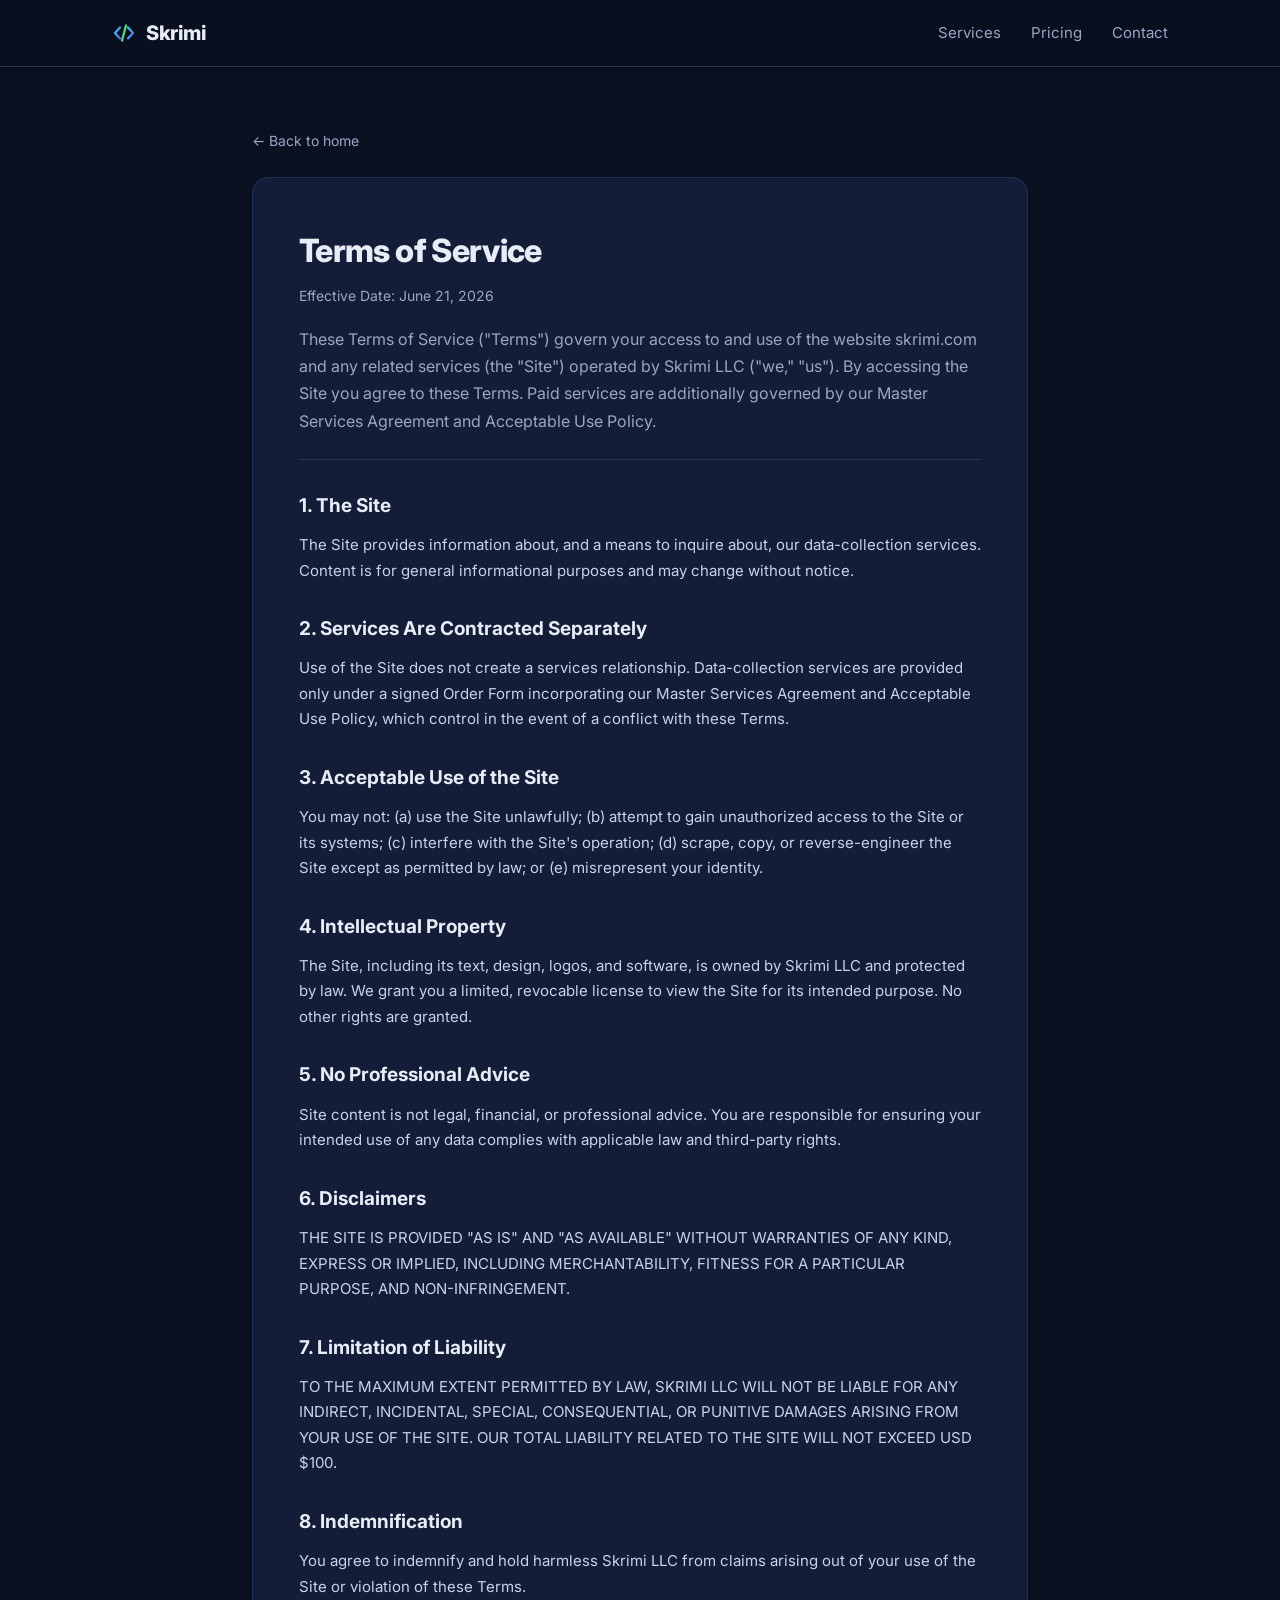
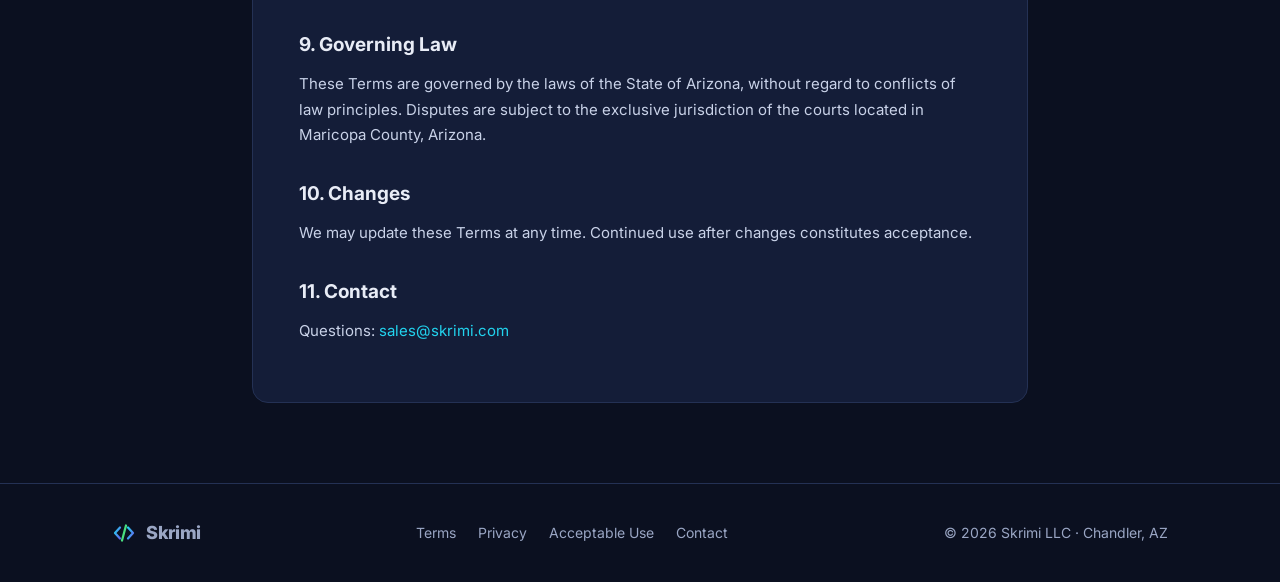
<file: terms.html>
<!DOCTYPE html>
<html lang="en">
<head>
<meta charset="UTF-8" />
<meta name="viewport" content="width=device-width, initial-scale=1.0" />
<title>Terms of Service — Skrimi</title>
<meta name="description" content="Skrimi Terms of Service." />
<link rel="preconnect" href="https://fonts.googleapis.com" />
<link href="https://fonts.googleapis.com/css2?family=Inter:wght@400;500;600;700;800&display=swap" rel="stylesheet" />
<link rel="stylesheet" href="legal.css" />
<link rel="icon" type="image/svg+xml" href="favicon.svg" />
</head>
<body>
<svg width="0" height="0" style="position:absolute" aria-hidden="true"><defs><linearGradient id="skg" x1="0" y1="0" x2="1" y2="1"><stop offset="0" stop-color="#22d3ee"/><stop offset="1" stop-color="#6366f1"/></linearGradient></defs></svg>
<header>
  <nav>
    <a class="logo" href="index.html"><svg class="dot" viewBox="0 0 48 48" aria-hidden="true"><g fill="none" stroke="url(#skg)" stroke-width="4.5" stroke-linecap="round" stroke-linejoin="round"><path d="M16 13 L6 24 L16 35"/><path d="M32 13 L42 24 L32 35"/><path d="M28 9 L20 39" stroke="#4ade80"/></g></svg>Skrimi</a>
    <div class="nav-links">
      <a href="index.html#services">Services</a>
      <a href="index.html#pricing">Pricing</a>
      <a href="index.html#contact">Contact</a>
    </div>
  </nav>
</header>

<main>
  <div class="wrap">
    <a class="back" href="index.html">&larr; Back to home</a>
    <div class="doc">
      <h1>Terms of Service</h1>
      <div class="meta">Effective Date: June 21, 2026</div>
      <p class="lead">These Terms of Service ("Terms") govern your access to and use of the website skrimi.com and any related services (the "Site") operated by Skrimi LLC ("we," "us"). By accessing the Site you agree to these Terms. Paid services are additionally governed by our Master Services Agreement and Acceptable Use Policy.</p>

      <h2>1. The Site</h2>
      <p>The Site provides information about, and a means to inquire about, our data-collection services. Content is for general informational purposes and may change without notice.</p>

      <h2>2. Services Are Contracted Separately</h2>
      <p>Use of the Site does not create a services relationship. Data-collection services are provided only under a signed Order Form incorporating our Master Services Agreement and Acceptable Use Policy, which control in the event of a conflict with these Terms.</p>

      <h2>3. Acceptable Use of the Site</h2>
      <p>You may not: (a) use the Site unlawfully; (b) attempt to gain unauthorized access to the Site or its systems; (c) interfere with the Site's operation; (d) scrape, copy, or reverse-engineer the Site except as permitted by law; or (e) misrepresent your identity.</p>

      <h2>4. Intellectual Property</h2>
      <p>The Site, including its text, design, logos, and software, is owned by Skrimi LLC and protected by law. We grant you a limited, revocable license to view the Site for its intended purpose. No other rights are granted.</p>

      <h2>5. No Professional Advice</h2>
      <p>Site content is not legal, financial, or professional advice. You are responsible for ensuring your intended use of any data complies with applicable law and third-party rights.</p>

      <h2>6. Disclaimers</h2>
      <p>THE SITE IS PROVIDED "AS IS" AND "AS AVAILABLE" WITHOUT WARRANTIES OF ANY KIND, EXPRESS OR IMPLIED, INCLUDING MERCHANTABILITY, FITNESS FOR A PARTICULAR PURPOSE, AND NON-INFRINGEMENT.</p>

      <h2>7. Limitation of Liability</h2>
      <p>TO THE MAXIMUM EXTENT PERMITTED BY LAW, SKRIMI LLC WILL NOT BE LIABLE FOR ANY INDIRECT, INCIDENTAL, SPECIAL, CONSEQUENTIAL, OR PUNITIVE DAMAGES ARISING FROM YOUR USE OF THE SITE. OUR TOTAL LIABILITY RELATED TO THE SITE WILL NOT EXCEED USD $100.</p>

      <h2>8. Indemnification</h2>
      <p>You agree to indemnify and hold harmless Skrimi LLC from claims arising out of your use of the Site or violation of these Terms.</p>

      <h2>9. Governing Law</h2>
      <p>These Terms are governed by the laws of the State of Arizona, without regard to conflicts of law principles. Disputes are subject to the exclusive jurisdiction of the courts located in Maricopa County, Arizona.</p>

      <h2>10. Changes</h2>
      <p>We may update these Terms at any time. Continued use after changes constitutes acceptance.</p>

      <h2>11. Contact</h2>
      <p>Questions: <a href="mailto:sales@skrimi.com">sales@skrimi.com</a></p>
    </div>
  </div>
</main>

<footer>
  <div class="foot">
    <a class="logo" href="index.html" style="font-size:18px"><svg class="dot" viewBox="0 0 48 48" aria-hidden="true"><g fill="none" stroke="url(#skg)" stroke-width="4.5" stroke-linecap="round" stroke-linejoin="round"><path d="M16 13 L6 24 L16 35"/><path d="M32 13 L42 24 L32 35"/><path d="M28 9 L20 39" stroke="#4ade80"/></g></svg>Skrimi</a>
    <div style="display:flex;gap:22px;flex-wrap:wrap">
      <a href="terms.html">Terms</a><a href="privacy.html">Privacy</a><a href="acceptable-use.html">Acceptable Use</a><a href="mailto:sales@skrimi.com">Contact</a>
    </div>
    <div>© 2026 Skrimi LLC · Chandler, AZ</div>
  </div>
</footer>
</body>
</html>
</file>
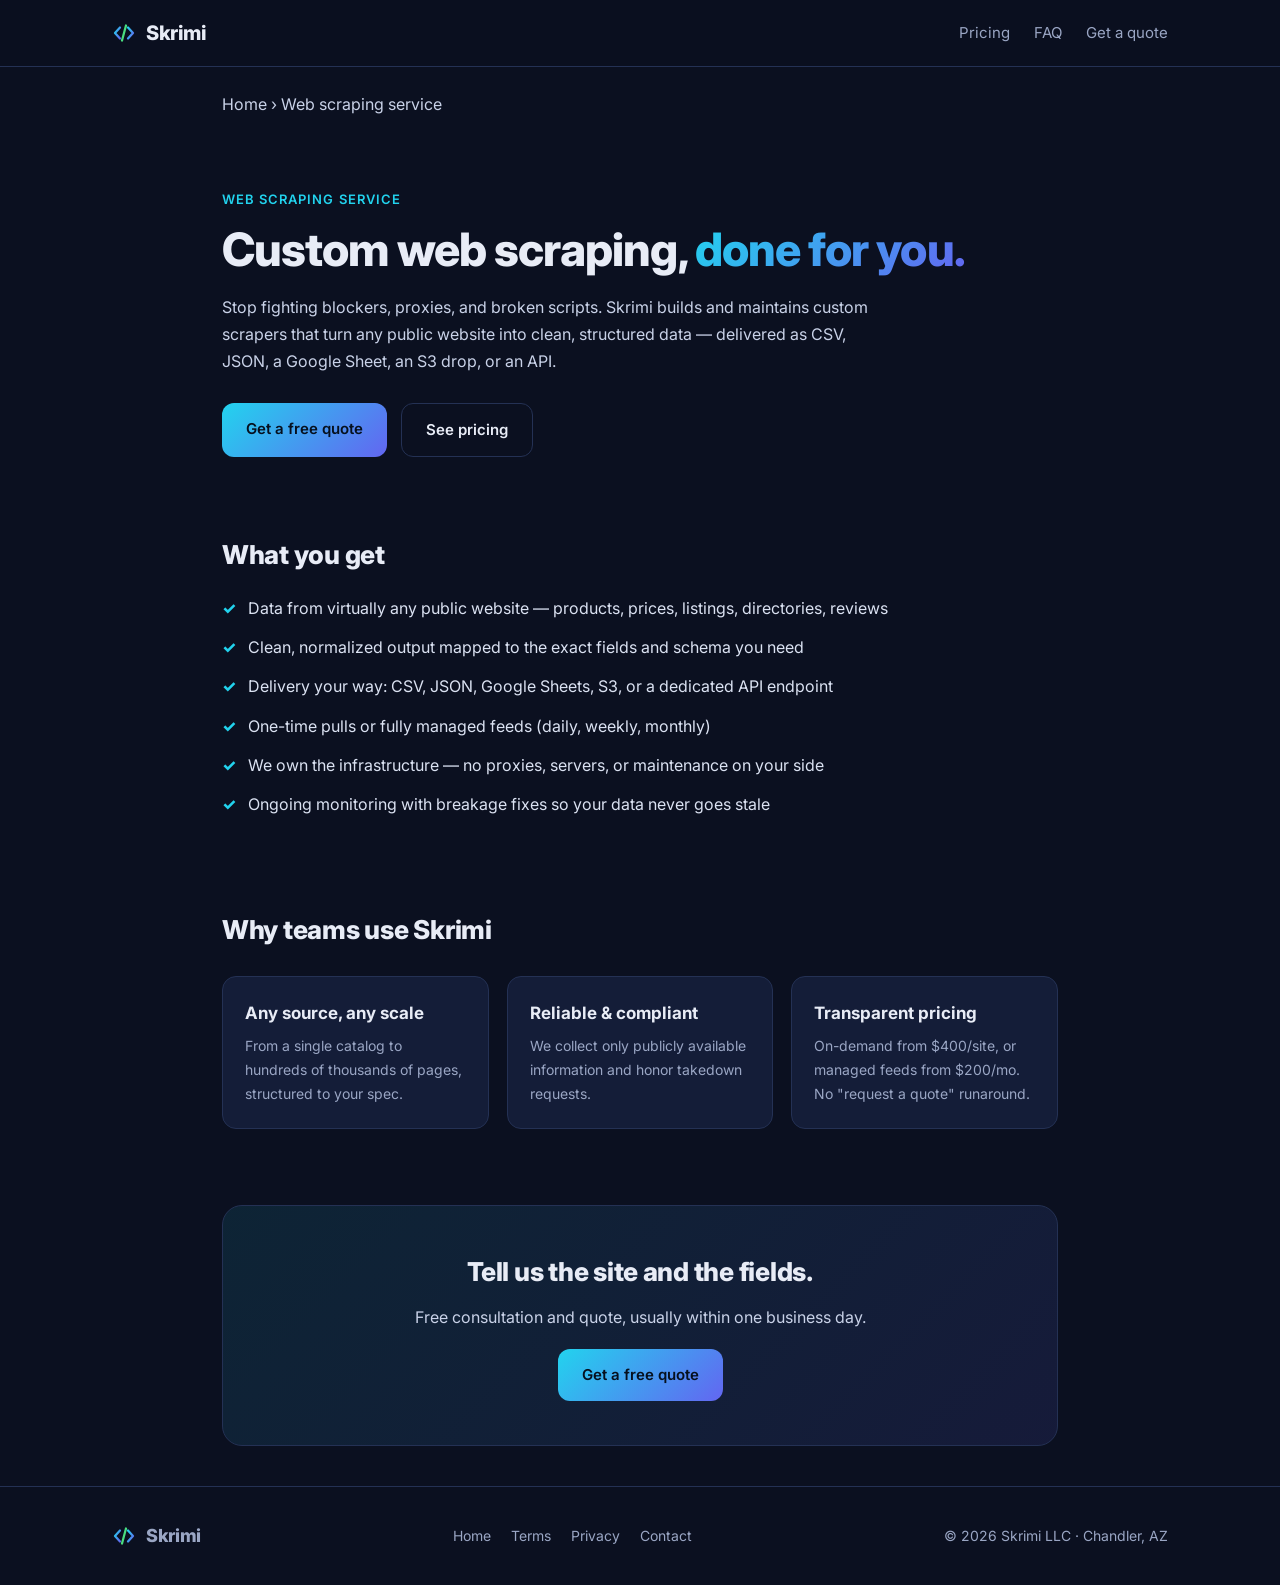
<file: web-scraping-service.html>
<!DOCTYPE html>
<html lang="en">
<head>
<meta charset="UTF-8" />
<meta name="viewport" content="width=device-width, initial-scale=1.0" />
<title>Web Scraping Service — Custom Data Extraction | Skrimi</title>
<meta name="description" content="Skrimi is a done-for-you web scraping service. We build and maintain custom scrapers that turn any public website into clean CSV, JSON, or API data — one-time or on a schedule." />
<link rel="canonical" href="https://skrimi.com/web-scraping-service" />
<meta property="og:title" content="Web Scraping Service — Custom Data Extraction | Skrimi" />
<meta property="og:description" content="Done-for-you web scraping. Any public site to clean, structured data — one-time or managed feeds." />
<meta property="og:type" content="website" />
<meta property="og:url" content="https://skrimi.com/web-scraping-service" />
<meta property="og:image" content="https://skrimi.com/og-image.png" />
<link rel="icon" type="image/svg+xml" href="favicon.svg" />
<link rel="preconnect" href="https://fonts.googleapis.com" />
<link href="https://fonts.googleapis.com/css2?family=Inter:wght@400;500;600;700;800&display=swap" rel="stylesheet" />
<link rel="stylesheet" href="service.css" />
<script type="application/ld+json">
{"@context":"https://schema.org","@type":"Service","serviceType":"Web scraping service","provider":{"@type":"Organization","name":"Skrimi","url":"https://skrimi.com"},"areaServed":"US","description":"Custom web scraping and data extraction — public websites turned into clean CSV, JSON, or API data, one-time or on a schedule."}
</script>
</head>
<body>
<svg width="0" height="0" style="position:absolute" aria-hidden="true"><defs><linearGradient id="skg" x1="0" y1="0" x2="1" y2="1"><stop offset="0" stop-color="#22d3ee"/><stop offset="1" stop-color="#6366f1"/></linearGradient></defs></svg>

<header><nav>
  <a class="logo" href="index.html"><svg class="dot" viewBox="0 0 48 48" aria-hidden="true"><g fill="none" stroke-width="4.5" stroke-linecap="round" stroke-linejoin="round"><path d="M16 13 L6 24 L16 35" stroke="url(#skg)"/><path d="M32 13 L42 24 L32 35" stroke="url(#skg)"/><path d="M28 9 L20 39" stroke="#4ade80"/></g></svg>Skrimi</a>
  <div class="nav-links"><a href="index.html#pricing">Pricing</a><a href="index.html#faq">FAQ</a><a href="index.html#contact">Get a quote</a></div>
</nav></header>

<main class="wrap body">
  <p class="crumb"><a href="index.html">Home</a> › Web scraping service</p>
  <section class="hero">
    <div class="eyebrow">Web scraping service</div>
    <h1>Custom web scraping, <span class="acc">done for you.</span></h1>
    <p class="lead">Stop fighting blockers, proxies, and broken scripts. Skrimi builds and maintains custom scrapers that turn any public website into clean, structured data — delivered as CSV, JSON, a Google Sheet, an S3 drop, or an API.</p>
    <div class="cta-row"><a class="btn btn-primary" href="index.html#contact">Get a free quote</a><a class="btn btn-ghost" href="index.html#pricing">See pricing</a></div>
  </section>

  <section>
    <h2>What you get</h2>
    <ul class="checklist">
      <li>Data from virtually any public website — products, prices, listings, directories, reviews</li>
      <li>Clean, normalized output mapped to the exact fields and schema you need</li>
      <li>Delivery your way: CSV, JSON, Google Sheets, S3, or a dedicated API endpoint</li>
      <li>One-time pulls or fully managed feeds (daily, weekly, monthly)</li>
      <li>We own the infrastructure — no proxies, servers, or maintenance on your side</li>
      <li>Ongoing monitoring with breakage fixes so your data never goes stale</li>
    </ul>
  </section>

  <section>
    <h2>Why teams use Skrimi</h2>
    <div class="grid">
      <div class="card"><h3>Any source, any scale</h3><p>From a single catalog to hundreds of thousands of pages, structured to your spec.</p></div>
      <div class="card"><h3>Reliable &amp; compliant</h3><p>We collect only publicly available information and honor takedown requests.</p></div>
      <div class="card"><h3>Transparent pricing</h3><p>On-demand from $400/site, or managed feeds from $200/mo. No "request a quote" runaround.</p></div>
    </div>
  </section>

  <div class="band">
    <h2>Tell us the site and the fields.</h2>
    <p class="muted">Free consultation and quote, usually within one business day.</p>
    <div style="margin-top:18px"><a class="btn btn-primary" href="index.html#contact">Get a free quote</a></div>
  </div>
</main>

<footer><div class="foot">
  <a class="logo" href="index.html" style="font-size:18px"><svg class="dot" viewBox="0 0 48 48" aria-hidden="true"><g fill="none" stroke-width="4.5" stroke-linecap="round" stroke-linejoin="round"><path d="M16 13 L6 24 L16 35" stroke="url(#skg)"/><path d="M32 13 L42 24 L32 35" stroke="url(#skg)"/><path d="M28 9 L20 39" stroke="#4ade80"/></g></svg>Skrimi</a>
  <div style="display:flex;gap:20px;flex-wrap:wrap"><a href="index.html">Home</a><a href="terms.html">Terms</a><a href="privacy.html">Privacy</a><a href="mailto:sales@skrimi.com">Contact</a></div>
  <div>© 2026 Skrimi LLC · Chandler, AZ</div>
</div></footer>
</body>
</html>
</file>
<file: legal.css>
:root{
  --bg:#0b1020;--card:#141d38;--line:#243154;--text:#e8ecf6;--muted:#9aa6c4;
  --accent:#22d3ee;--accent2:#6366f1;--max:820px;
}
*{box-sizing:border-box;margin:0;padding:0}
html{scroll-behavior:smooth}
body{font-family:'Inter',system-ui,sans-serif;background:var(--bg);color:var(--text);line-height:1.7;-webkit-font-smoothing:antialiased}
a{color:var(--accent);text-decoration:none}a:hover{text-decoration:underline}
.wrap{max-width:var(--max);margin:0 auto;padding:0 22px}
header{position:sticky;top:0;z-index:50;background:rgba(11,16,32,.85);backdrop-filter:blur(12px);border-bottom:1px solid var(--line)}
nav{display:flex;align-items:center;justify-content:space-between;height:66px;max-width:1100px;margin:0 auto;padding:0 22px}
.logo{display:flex;align-items:center;gap:10px;font-weight:800;font-size:20px;letter-spacing:-.02em;color:var(--text)}
.logo .dot{width:24px;height:24px}
.nav-links a{color:var(--muted);font-size:15px;margin-left:26px}
.nav-links a:hover{color:var(--text);text-decoration:none}
main{padding:60px 0 80px}
.doc{background:var(--card);border:1px solid var(--line);border-radius:16px;padding:46px}
.doc h1{font-size:32px;font-weight:800;letter-spacing:-.02em;margin-bottom:6px}
.doc .meta{color:var(--muted);font-size:14px;margin-bottom:8px}
.doc .lead{color:var(--muted);font-size:16px;margin:18px 0 30px;padding-bottom:24px;border-bottom:1px solid var(--line)}
.doc h2{font-size:19px;font-weight:700;margin:30px 0 10px;color:var(--text)}
.doc p{color:#c9d2e8;margin-bottom:12px;font-size:15px}
.doc ul{margin:0 0 14px 22px;color:#c9d2e8;font-size:15px}
.doc li{margin-bottom:8px}
.doc strong{color:var(--text)}
.back{display:inline-block;margin-bottom:24px;color:var(--muted);font-size:14px}
footer{border-top:1px solid var(--line);padding:34px 0;color:var(--muted);font-size:14px}
.foot{display:flex;justify-content:space-between;align-items:center;flex-wrap:wrap;gap:14px;max-width:1100px;margin:0 auto;padding:0 22px}
.foot a{color:var(--muted)}.foot a:hover{color:var(--text);text-decoration:none}
@media(max-width:560px){.doc{padding:28px 20px}.nav-links a{margin-left:16px}}
</file>
<file: service.css>
:root{--bg:#0b1020;--bg2:#0f1730;--card:#141d38;--line:#243154;--text:#e8ecf6;--muted:#9aa6c4;--accent:#22d3ee;--accent2:#6366f1;--max:880px}
*{box-sizing:border-box;margin:0;padding:0}
html{scroll-behavior:smooth}
body{font-family:'Inter',system-ui,sans-serif;background:var(--bg);color:var(--text);line-height:1.7;-webkit-font-smoothing:antialiased}
a{color:inherit;text-decoration:none}
.wrap{max-width:var(--max);margin:0 auto;padding:0 22px}
.btn{display:inline-block;padding:13px 24px;border-radius:12px;font-weight:600;font-size:15px;border:none;cursor:pointer}
.btn-primary{background:linear-gradient(135deg,var(--accent),var(--accent2));color:#06101e}
.btn-ghost{background:transparent;border:1px solid var(--line);color:var(--text)}
.acc{background:linear-gradient(135deg,var(--accent),var(--accent2));-webkit-background-clip:text;background-clip:text;color:transparent}
header{position:sticky;top:0;z-index:50;background:rgba(11,16,32,.85);backdrop-filter:blur(12px);border-bottom:1px solid var(--line)}
nav{display:flex;align-items:center;justify-content:space-between;height:66px;max-width:1100px;margin:0 auto;padding:0 22px}
.logo{display:flex;align-items:center;gap:10px;font-weight:800;font-size:20px;letter-spacing:-.02em;color:var(--text)}
.logo .dot{width:24px;height:24px}
.nav-links a{color:var(--muted);font-size:15px;margin-left:24px}.nav-links a:hover{color:var(--text)}
.hero{padding:70px 0 40px}
.eyebrow{color:var(--accent);font-weight:600;letter-spacing:.08em;text-transform:uppercase;font-size:13px;margin-bottom:14px}
h1{font-size:clamp(32px,5vw,46px);font-weight:800;letter-spacing:-.02em;line-height:1.12}
.lead{color:var(--muted);font-size:19px;margin-top:18px;max-width:660px}
.cta-row{display:flex;gap:14px;margin-top:28px;flex-wrap:wrap}
section{padding:36px 0}
h2{font-size:26px;font-weight:800;letter-spacing:-.01em;margin-bottom:6px}
.muted{color:var(--muted)}
p{margin-bottom:14px}
.body p{color:#c9d2e8;font-size:16px}
.checklist{list-style:none;display:flex;flex-direction:column;gap:12px;margin:18px 0}
.checklist li{display:flex;gap:12px;font-size:16px;color:#dbe2f2}
.checklist li::before{content:"✓";color:var(--accent);font-weight:800}
.grid{display:grid;grid-template-columns:repeat(3,1fr);gap:18px;margin-top:24px}
.card{background:var(--card);border:1px solid var(--line);border-radius:14px;padding:22px}
.card h3{font-size:17px;font-weight:700;margin-bottom:6px}.card p{color:var(--muted);font-size:14px;margin:0}
.band{background:linear-gradient(135deg,rgba(34,211,238,.1),rgba(99,102,241,.12));border:1px solid var(--line);border-radius:20px;padding:44px;text-align:center;margin:40px 0}
.band h2{margin-bottom:10px}
.crumb{color:var(--muted);font-size:13px;margin:24px 0 0}
.crumb a:hover{color:var(--text)}
footer{border-top:1px solid var(--line);padding:34px 0;color:var(--muted);font-size:14px;margin-top:30px}
.foot{display:flex;justify-content:space-between;align-items:center;flex-wrap:wrap;gap:14px;max-width:1100px;margin:0 auto;padding:0 22px}
.foot a{color:var(--muted)}.foot a:hover{color:var(--text)}
@media(max-width:760px){.grid{grid-template-columns:1fr}.nav-links{display:none}}
</file>
